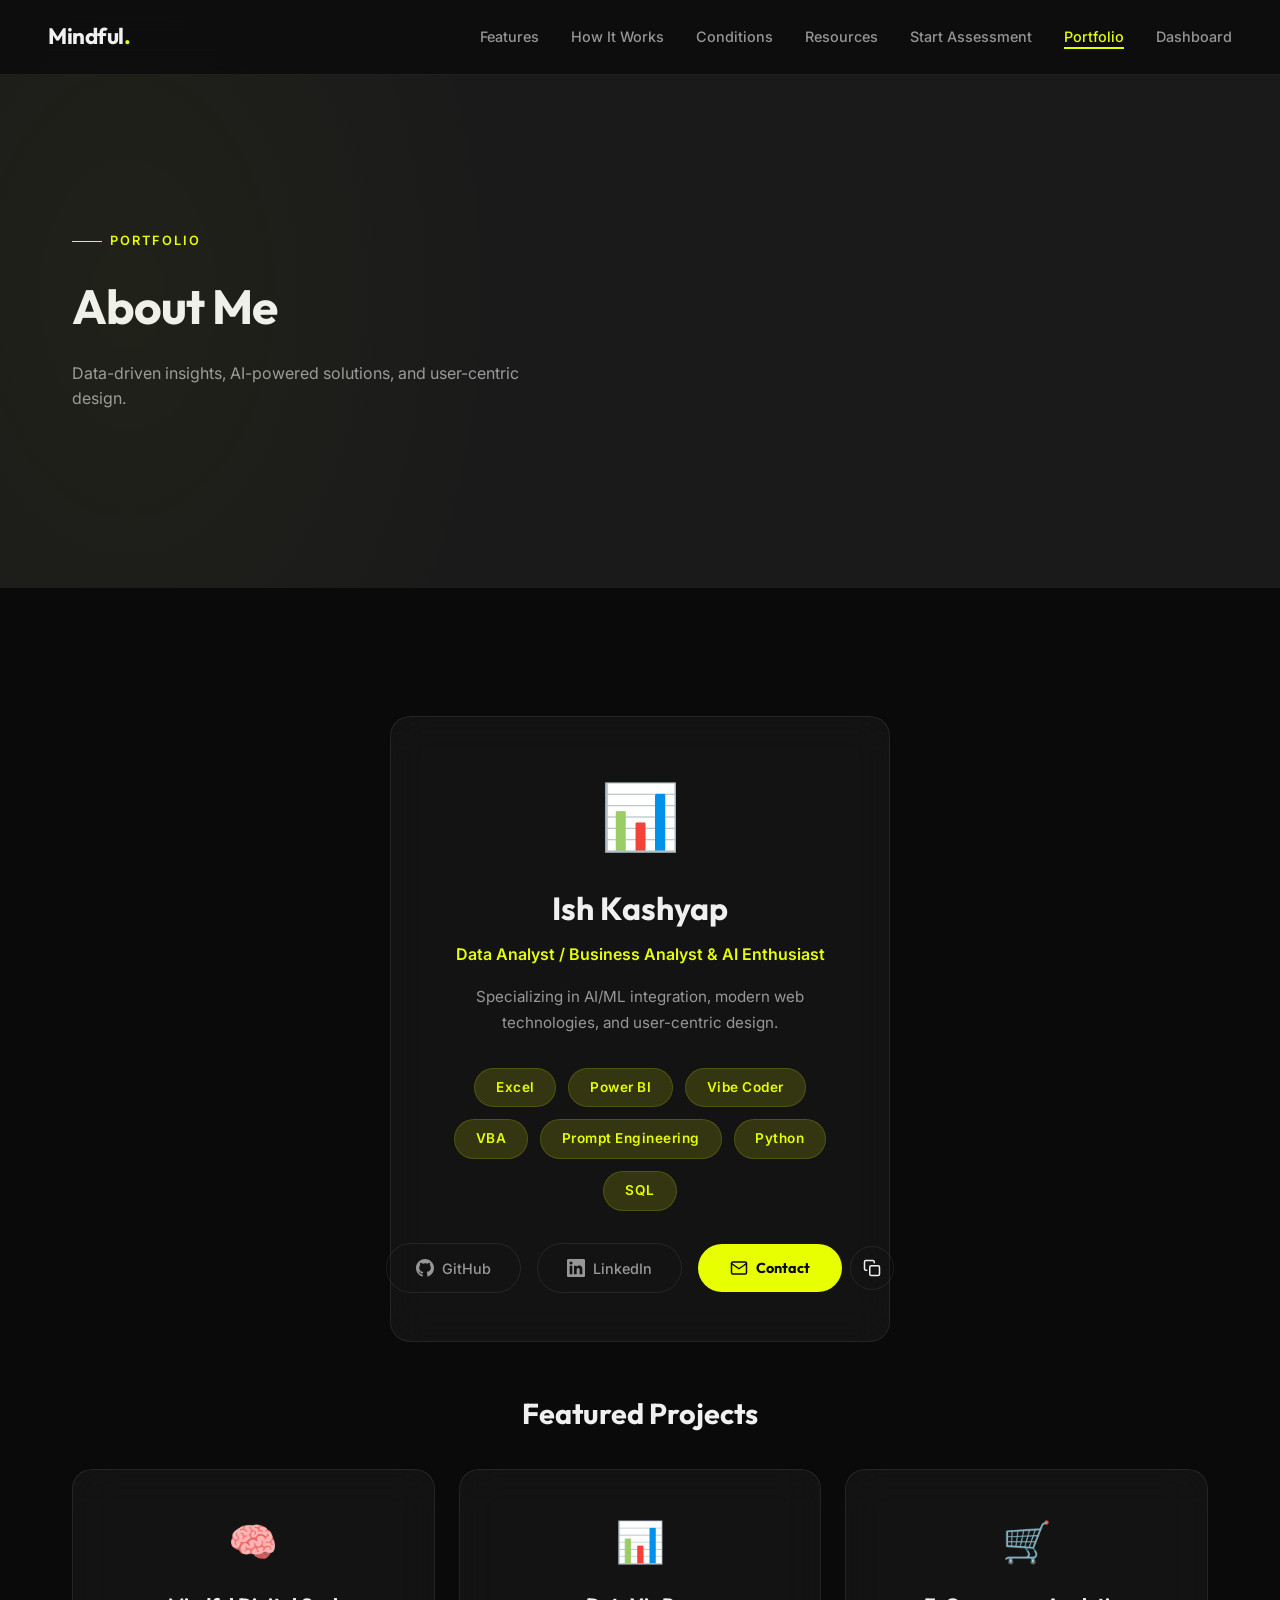
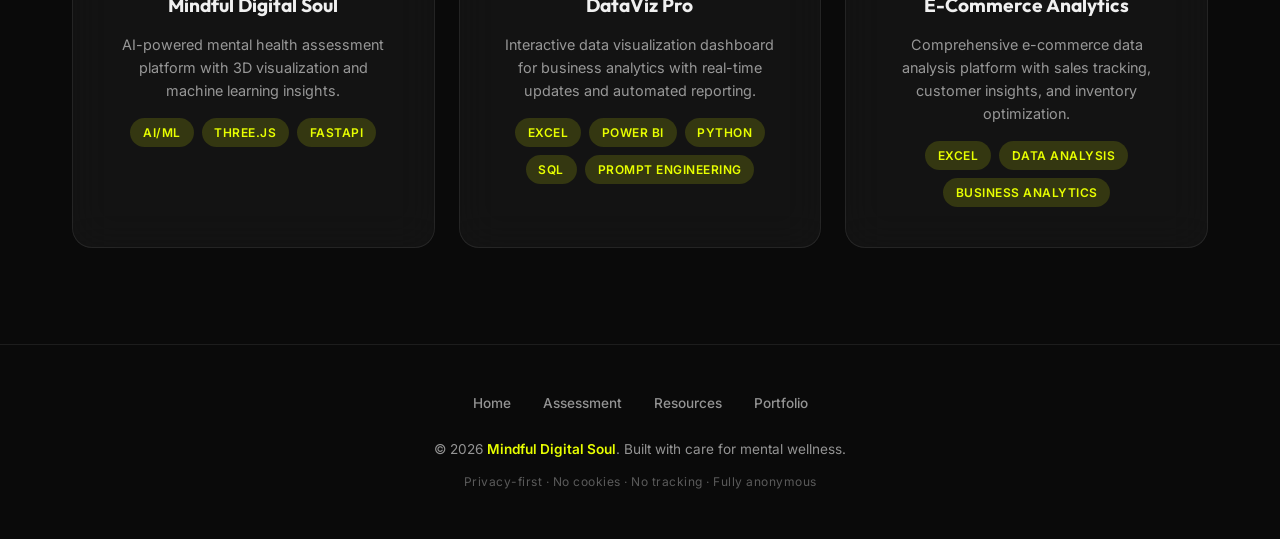
<file: portfolio.html>
<!DOCTYPE html>
<html lang="en">
<head>
    <meta charset="UTF-8">
    <meta name="viewport" content="width=device-width, initial-scale=1.0, maximum-scale=5.0">
    <meta http-equiv="X-UA-Compatible" content="IE=edge">

    <!-- ─── Primary SEO Meta Tags ─────────────────────────────────────────── -->
    <title>Ish Kashyap — Data Analyst, AI Enthusiast & Portfolio | Mindful Digital Soul</title>
    <meta name="description" content="Ish Kashyap — Data Analyst, Business Analyst & AI Enthusiast. Explore featured projects including AI-powered wellness platforms, data visualization dashboards, and e-commerce analytics.">
    <meta name="keywords" content="Ish Kashyap portfolio, data analyst, business analyst, AI enthusiast, machine learning projects, Python developer, Power BI, data visualization, AI mental health project">
    <meta name="author" content="Ish Kashyap">
    <meta name="robots" content="index, follow">
    <link rel="canonical" href="https://ishkashyap.github.io/mindful-digital-soul/portfolio.html">

    <!-- ─── Open Graph / Facebook ─────────────────────────────────────────── -->
    <meta property="og:type" content="profile">
    <meta property="og:url" content="https://ishkashyap.github.io/mindful-digital-soul/portfolio.html">
    <meta property="og:title" content="Ish Kashyap — Data Analyst & AI Enthusiast Portfolio">
    <meta property="og:description" content="Data-driven insights, AI-powered solutions, and user-centric design. Explore projects in AI/ML, data analytics, and modern web development.">
    <meta property="og:image" content="https://ishkashyap.github.io/mindful-digital-soul/favicon.png">
    <meta property="og:site_name" content="Mindful Digital Soul">
    <meta property="profile:first_name" content="Ish">
    <meta property="profile:last_name" content="Kashyap">

    <!-- ─── Twitter Card ──────────────────────────────────────────────────── -->
    <meta name="twitter:card" content="summary_large_image">
    <meta name="twitter:url" content="https://ishkashyap.github.io/mindful-digital-soul/portfolio.html">
    <meta name="twitter:title" content="Ish Kashyap — Data Analyst & AI Enthusiast">
    <meta name="twitter:description" content="Portfolio of Ish Kashyap. AI/ML integration, data analytics, and modern web development projects.">
    <meta name="twitter:image" content="https://ishkashyap.github.io/mindful-digital-soul/favicon.png">

    <!-- ─── Favicon & Theme ───────────────────────────────────────────────── -->
    <link rel="icon" type="image/png" href="favicon.png">
    <link rel="apple-touch-icon" href="favicon.png">
    <meta name="theme-color" content="#0a0a0a">
    <meta name="msapplication-TileColor" content="#0a0a0a">

    <!-- ─── Structured Data (JSON-LD) — Person ────────────────────────────── -->
    <script type="application/ld+json">
    {
        "@context": "https://schema.org",
        "@type": "Person",
        "name": "Ish Kashyap",
        "jobTitle": "Data Analyst / Business Analyst & AI Enthusiast",
        "url": "https://ishkashyap.github.io/mindful-digital-soul/portfolio.html",
        "sameAs": [
            "https://github.com/ishkashyap",
            "https://www.linkedin.com/in/ishkashyap"
        ],
        "knowsAbout": ["Data Analysis", "Business Analytics", "AI/ML", "Python", "Power BI", "SQL", "Prompt Engineering"]
    }
    </script>

    <!-- ─── Google Search Console Verification ────────────────────────────── -->
    <!-- <meta name="google-site-verification" content="YOUR_VERIFICATION_CODE_HERE"> -->

    <!-- ─── Google Analytics (uncomment and configure when ready) ──────── -->
    <!-- Privacy-first: No tracking IDs active.
    <script async src="https://www.googletagmanager.com/gtag/js?id=GA_MEASUREMENT_ID"></script>
    <script>
        window.dataLayer = window.dataLayer || [];
        function gtag(){dataLayer.push(arguments);}
        gtag('js', new Date());
        gtag('config', 'GA_MEASUREMENT_ID', { 'anonymize_ip': true });
    </script>
    -->

    <link rel="stylesheet" href="css/styles.css">
</head>
<body>

<!-- ─── Skip to Content (Accessibility) ──────────────────────────────── -->
<a href="#portfolio" class="skip-link" id="skip-link">Skip to main content</a>

<!-- ─── Navigation ──────────────────────────────────────────────────────── -->
<nav class="navbar" id="navbar">
    <a href="index.html" class="nav-brand">Mindful<span>.</span></a>
    <button class="nav-hamburger" id="nav-hamburger" aria-label="Toggle navigation" aria-expanded="false">
        <span></span>
        <span></span>
        <span></span>
    </button>
    <ul class="nav-links">
        <li><a href="index.html#start-assessment">Features</a></li>
        <li><a href="index.html#how-it-works">How It Works</a></li>
        <li><a href="index.html#conditions">Conditions</a></li>
        <li><a href="resources.html">Resources</a></li>
        <li><a href="assessment.html">Start Assessment</a></li>
        <li><a href="portfolio.html" class="active-link">Portfolio</a></li>
        <li><a href="assessment.html#dashboard-section">Dashboard</a></li>
    </ul>
</nav>

<main id="main-content">
<!-- ─── Page Header ─────────────────────────────────────────────────────── -->
<section class="page-header">
    <div class="section">
        <div class="section-label">
            <span class="line"></span>
            Portfolio
        </div>
        <h1 class="section-title">About Me</h1>
        <p class="section-subtitle">Data-driven insights, AI-powered solutions, and user-centric design.</p>
    </div>
</section>

<!-- ─── Portfolio Section ─────────────────────────────────────────────── -->
<section class="portfolio-section" id="portfolio">
    <div class="section">
        <div class="portfolio-content">
            <div class="glass-card portfolio-profile">
                <div class="profile-avatar">📊</div>
                <h3>Ish Kashyap</h3>
                <p class="profile-title">Data Analyst / Business Analyst &amp; AI Enthusiast</p>
                <p class="profile-bio">Specializing in AI/ML integration, modern web technologies, and user-centric design.</p>

                <!-- Skill Tags -->
                <div class="skills-section">
                    <div class="skills-grid">
                        <span class="skill-tag">Excel</span>
                        <span class="skill-tag">Power BI</span>
                        <span class="skill-tag">Vibe Coder</span>
                        <span class="skill-tag">VBA</span>
                        <span class="skill-tag">Prompt Engineering</span>
                        <span class="skill-tag">Python</span>
                        <span class="skill-tag">SQL</span>
                    </div>
                </div>

                <!-- Contact Links -->
                <div class="profile-links">
                    <a href="https://github.com/ishkashyap/business-analyst-portfolio/tree/main" target="_blank" rel="noopener noreferrer" class="btn-secondary contact-link">
                        <svg viewBox="0 0 24 24" fill="currentColor"><path d="M12 0C5.374 0 0 5.373 0 12c0 5.302 3.438 9.8 8.207 11.387.599.111.793-.261.793-.577v-2.234c-3.338.726-4.033-1.416-4.033-1.416-.546-1.387-1.333-1.756-1.333-1.756-1.089-.745.083-.729.083-.729 1.205.084 1.839 1.237 1.839 1.237 1.07 1.834 2.807 1.304 3.492.997.107-.775.418-1.305.762-1.604-2.665-.305-5.467-1.334-5.467-5.931 0-1.311.469-2.381 1.236-3.221-.124-.303-.535-1.524.117-3.176 0 0 1.008-.322 3.301 1.23A11.509 11.509 0 0112 5.803c1.02.005 2.047.138 3.006.404 2.291-1.552 3.297-1.23 3.297-1.23.653 1.653.242 2.874.118 3.176.77.84 1.235 1.911 1.235 3.221 0 4.609-2.807 5.624-5.479 5.921.43.372.823 1.102.823 2.222v3.293c0 .319.192.694.801.576C20.566 21.797 24 17.3 24 12c0-6.627-5.373-12-12-12z"/></svg>
                        GitHub
                    </a>
                    <a href="https://www.linkedin.com/in/ishkashyap" target="_blank" rel="noopener noreferrer" class="btn-secondary contact-link">
                        <svg viewBox="0 0 24 24" fill="currentColor"><path d="M20.447 20.452h-3.554v-5.569c0-1.328-.027-3.037-1.852-3.037-1.853 0-2.136 1.445-2.136 2.939v5.667H9.351V9h3.414v1.561h.046c.477-.9 1.637-1.85 3.37-1.85 3.601 0 4.267 2.37 4.267 5.455v6.286zM5.337 7.433a2.062 2.062 0 01-2.063-2.065 2.064 2.064 0 112.063 2.065zm1.782 13.019H3.555V9h3.564v11.452zM22.225 0H1.771C.792 0 0 .774 0 1.729v20.542C0 23.227.792 24 1.771 24h20.451C23.2 24 24 23.227 24 22.271V1.729C24 .774 23.2 0 22.222 0h.003z"/></svg>
                        LinkedIn
                    </a>
                    <div style="position: relative; display: inline-flex; align-items: center; gap: 0.5rem;">
                        <a href="mailto:ishkashyap3@gmail.com" class="btn-primary contact-link">
                            <svg viewBox="0 0 24 24" fill="none" stroke="currentColor" stroke-width="2" stroke-linecap="round" stroke-linejoin="round"><path d="M4 4h16c1.1 0 2 .9 2 2v12c0 1.1-.9 2-2 2H4c-1.1 0-2-.9-2-2V6c0-1.1.9-2 2-2z"/><polyline points="22,6 12,13 2,6"/></svg>
                            Contact
                        </a>
                        <button id="copyEmailBtn" aria-label="Copy Email" style="background: transparent; border: 1px solid var(--glass-border); color: var(--white); border-radius: 50%; width: 44px; height: 44px; display: flex; align-items: center; justify-content: center; cursor: pointer; transition: all 0.3s ease;">
                            <svg width="18" height="18" viewBox="0 0 24 24" fill="none" stroke="currentColor" stroke-width="2" stroke-linecap="round" stroke-linejoin="round"><rect x="9" y="9" width="13" height="13" rx="2" ry="2"/><path d="M5 15H4a2 2 0 0 1-2-2V4a2 2 0 0 1 2-2h9a2 2 0 0 1 2 2v1"/></svg>
                        </button>
                        <div id="copyTooltip" style="position: absolute; top: -35px; right: 0; background: var(--yellow); color: var(--black); font-size: 0.75rem; font-weight: 700; padding: 4px 8px; border-radius: 4px; opacity: 0; pointer-events: none; transition: opacity 0.3s ease; transform: translateX(20%); box-shadow: 0 4px 10px rgba(0,0,0,0.5);">Copied!</div>
                    </div>
                </div>
            </div>

            <div class="portfolio-projects">
                <h3>Featured Projects</h3>
                <div class="projects-grid">
                    <div class="glass-card project-card reveal-hidden">
                        <div class="project-icon">🧠</div>
                        <h4>Mindful Digital Soul</h4>
                        <p>AI-powered mental health assessment platform with 3D visualization and machine learning insights.</p>
                        <div class="project-tags">
                            <span class="tag">AI/ML</span>
                            <span class="tag">Three.js</span>
                            <span class="tag">FastAPI</span>
                        </div>
                    </div>

                    <div class="glass-card project-card reveal-hidden">
                        <div class="project-icon">📊</div>
                        <h4>DataViz Pro</h4>
                        <p>Interactive data visualization dashboard for business analytics with real-time updates and automated reporting.</p>
                        <div class="project-tags">
                            <span class="tag">Excel</span>
                            <span class="tag">Power BI</span>
                            <span class="tag">Python</span>
                            <span class="tag">SQL</span>
                            <span class="tag">Prompt Engineering</span>
                        </div>
                    </div>

                    <div class="glass-card project-card reveal-hidden">
                        <div class="project-icon">🛒</div>
                        <h4>E-Commerce Analytics</h4>
                        <p>Comprehensive e-commerce data analysis platform with sales tracking, customer insights, and inventory optimization.</p>
                        <div class="project-tags">
                            <span class="tag">Excel</span>
                            <span class="tag">Data Analysis</span>
                            <span class="tag">Business Analytics</span>
                        </div>
                    </div>
                </div>
            </div>
        </div>
    </div>
</section>

</main>

<!-- ─── Footer ──────────────────────────────────────────────────────────── -->
<footer class="footer" role="contentinfo">
    <nav class="footer-nav" aria-label="Footer navigation">
        <a href="index.html">Home</a>
        <a href="assessment.html">Assessment</a>
        <a href="resources.html">Resources</a>
        <a href="portfolio.html">Portfolio</a>
    </nav>
    <p>&copy; 2026 <span>Mindful Digital Soul</span>. Built with care for mental wellness.</p>
    <p class="footer-privacy">Privacy-first · No cookies · No tracking · Fully anonymous</p>
</footer>

<!-- ─── Scripts ─────────────────────────────────────────────────────────── -->
<script src="js/config.js"></script>
<script src="js/nav.js"></script>
<script src="js/reveal.js"></script>
<script>
    // Copy Email logic
    const copyEmailBtn = document.getElementById('copyEmailBtn');
    const copyTooltip = document.getElementById('copyTooltip');
    
    if (copyEmailBtn && copyTooltip) {
        copyEmailBtn.addEventListener('click', () => {
            navigator.clipboard.writeText('ishkashyap3@gmail.com').then(() => {
                copyTooltip.style.opacity = '1';
                setTimeout(() => {
                    copyTooltip.style.opacity = '0';
                }, 2000);
            }).catch(err => {
                console.error('Failed to copy email: ', err);
            });
        });
        
        copyEmailBtn.addEventListener('mouseenter', () => {
            copyEmailBtn.style.borderColor = 'var(--yellow)';
            copyEmailBtn.style.color = 'var(--yellow)';
        });
        
        copyEmailBtn.addEventListener('mouseleave', () => {
            copyEmailBtn.style.borderColor = 'var(--glass-border)';
            copyEmailBtn.style.color = 'var(--white)';
        });
    }
</script>

</body>
</html>
</file>
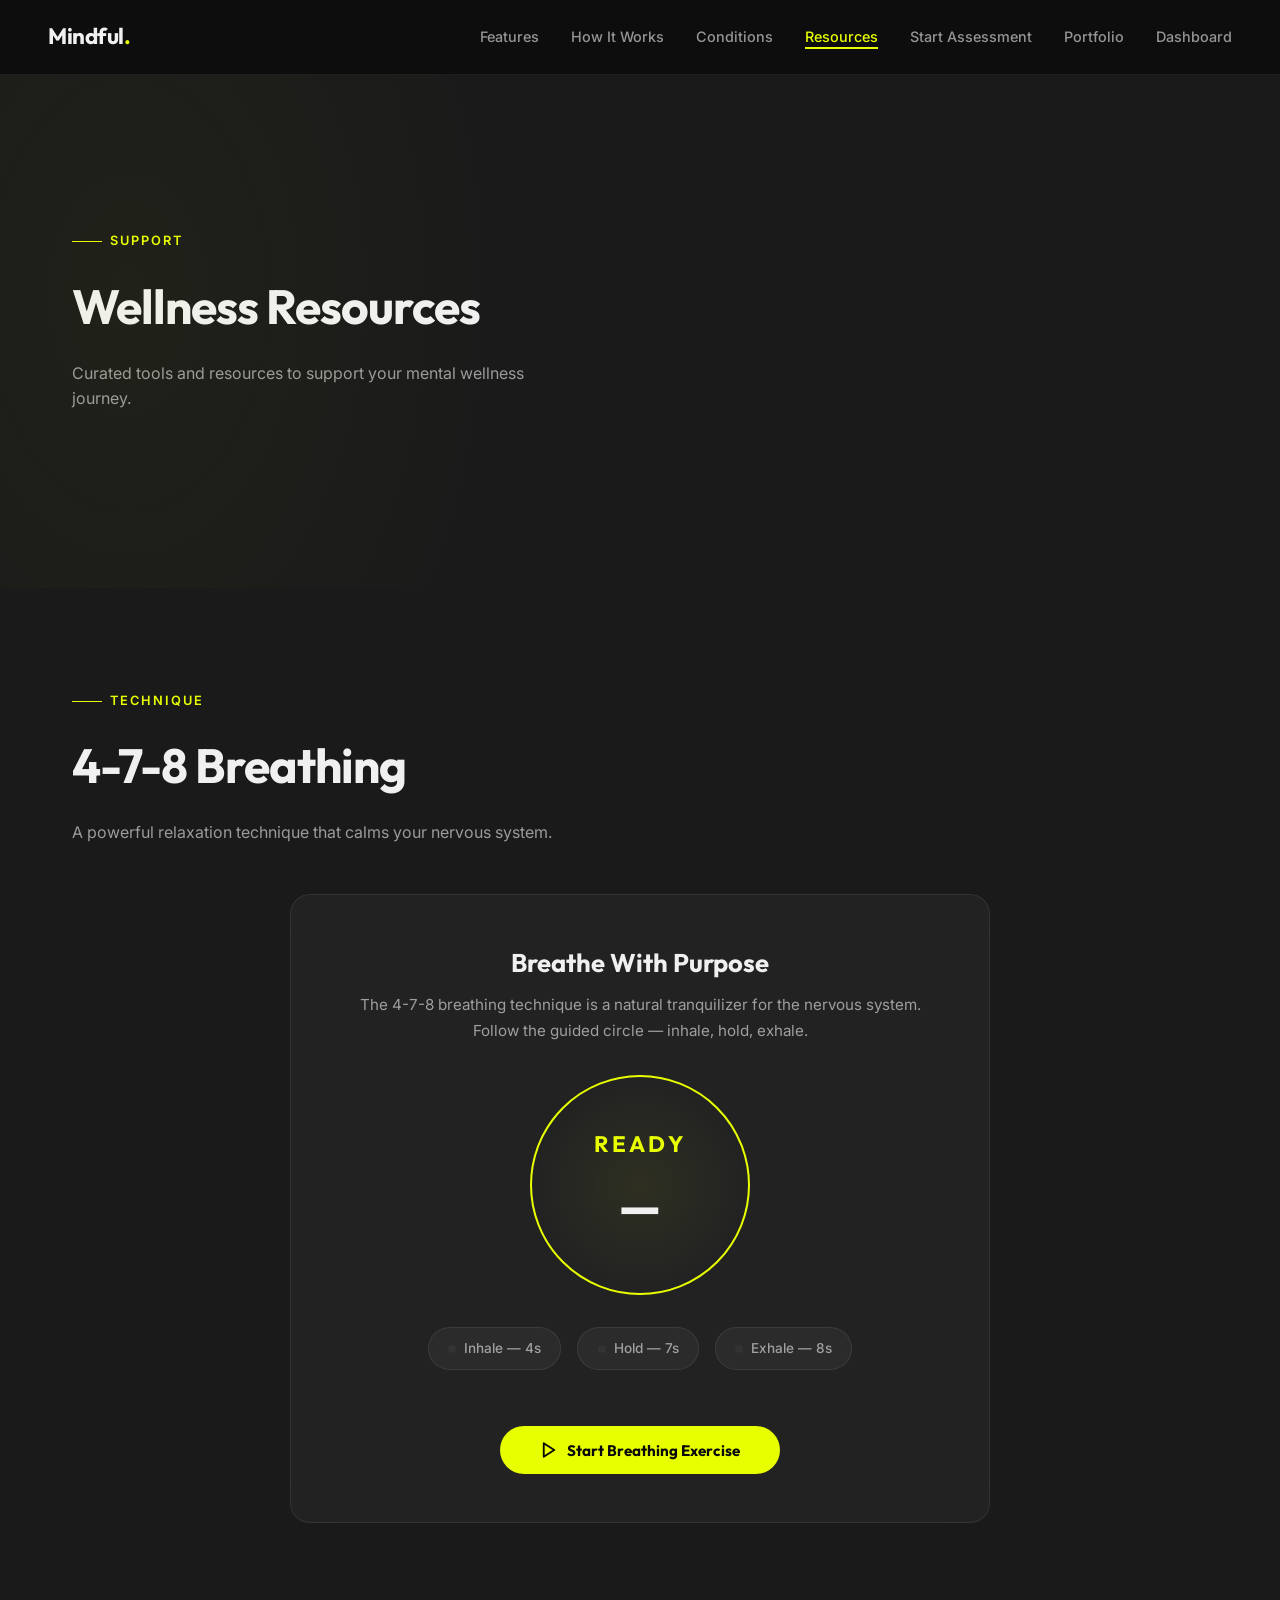
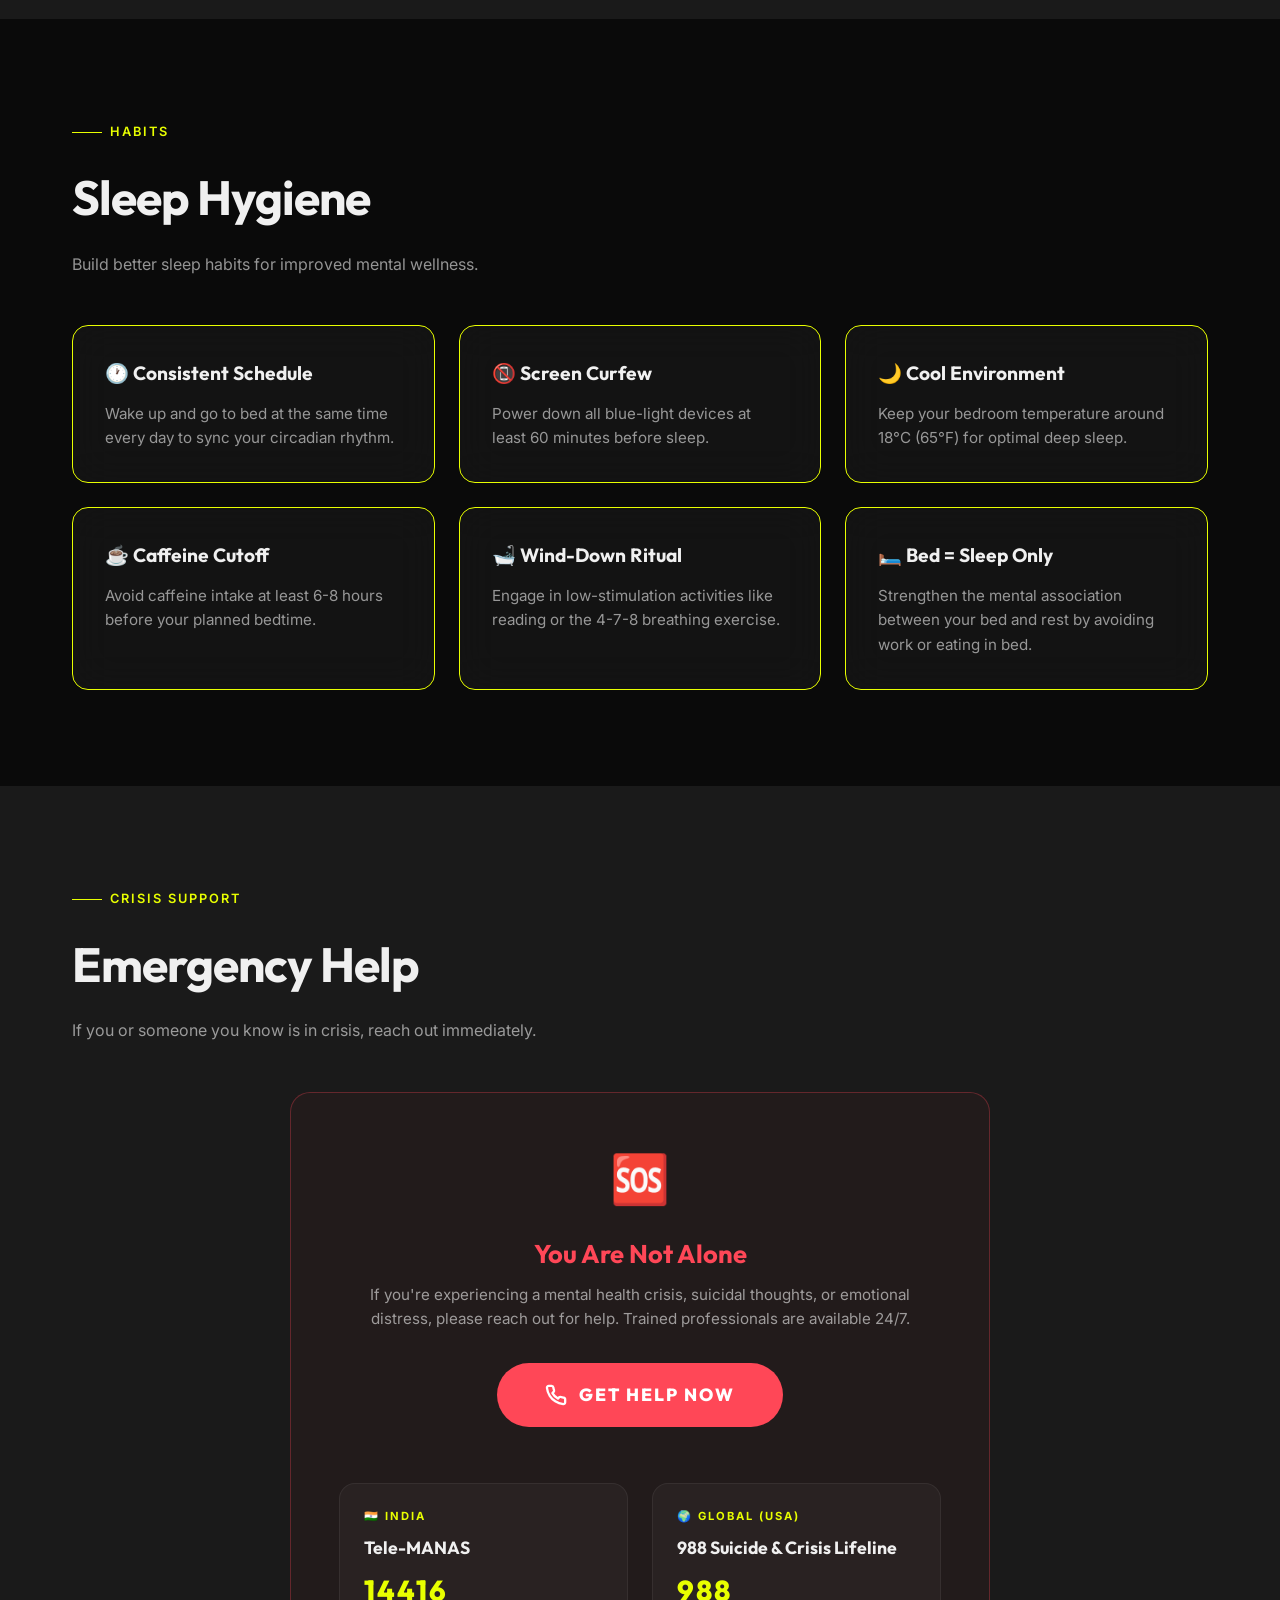
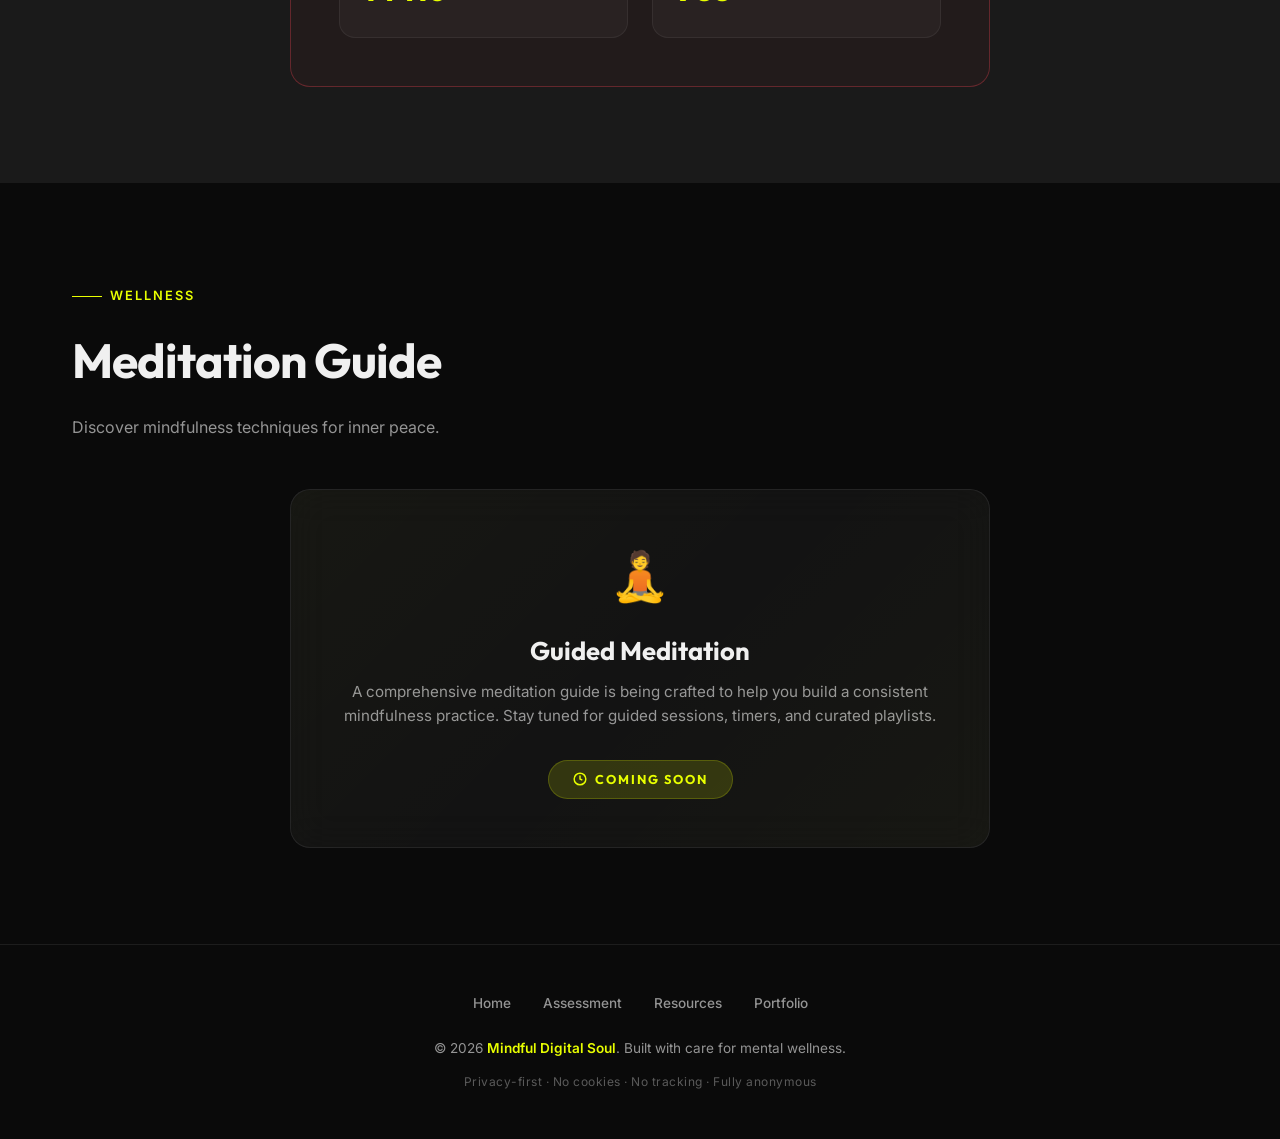
<file: resources.html>
<!DOCTYPE html>
<html lang="en">
<head>
    <meta charset="UTF-8">
    <meta name="viewport" content="width=device-width, initial-scale=1.0, maximum-scale=5.0">
    <meta http-equiv="X-UA-Compatible" content="IE=edge">

    <!-- ─── Primary SEO Meta Tags ─────────────────────────────────────────── -->
    <title>Mental Health Resources — Breathing Exercises, Sleep Tips & Crisis Support | Mindful Digital Soul</title>
    <meta name="description" content="Access curated mental health resources: guided 4-7-8 breathing exercises, sleep hygiene tips, meditation guides, and emergency crisis helplines. Free, anonymous, and privacy-first wellness tools.">
    <meta name="keywords" content="mental health resources, breathing exercises, 4-7-8 breathing technique, sleep hygiene tips, crisis helplines, meditation guide, student wellness resources, mental health support, wellness tools">
    <meta name="author" content="Ish Kashyap">
    <meta name="robots" content="index, follow">
    <link rel="canonical" href="https://ishkashyap.github.io/mindful-digital-soul/resources.html">

    <!-- ─── Open Graph / Facebook ─────────────────────────────────────────── -->
    <meta property="og:type" content="website">
    <meta property="og:url" content="https://ishkashyap.github.io/mindful-digital-soul/resources.html">
    <meta property="og:title" content="Mental Health Resources — Mindful Digital Soul">
    <meta property="og:description" content="Breathing exercises, sleep tips, meditation guides, and crisis helplines — free, anonymous mental health support tools.">
    <meta property="og:image" content="https://ishkashyap.github.io/mindful-digital-soul/favicon.png">
    <meta property="og:site_name" content="Mindful Digital Soul">

    <!-- ─── Twitter Card ──────────────────────────────────────────────────── -->
    <meta name="twitter:card" content="summary_large_image">
    <meta name="twitter:url" content="https://ishkashyap.github.io/mindful-digital-soul/resources.html">
    <meta name="twitter:title" content="Mental Health Resources — Mindful Digital Soul">
    <meta name="twitter:description" content="Curated wellness tools: breathing exercises, sleep hygiene, meditation, and 24/7 crisis support. Free and anonymous.">
    <meta name="twitter:image" content="https://ishkashyap.github.io/mindful-digital-soul/favicon.png">

    <!-- ─── Favicon & Theme ───────────────────────────────────────────────── -->
    <link rel="icon" type="image/png" href="favicon.png">
    <link rel="apple-touch-icon" href="favicon.png">
    <meta name="theme-color" content="#0a0a0a">
    <meta name="msapplication-TileColor" content="#0a0a0a">

    <!-- ─── Google Search Console Verification ────────────────────────────── -->
    <!-- <meta name="google-site-verification" content="YOUR_VERIFICATION_CODE_HERE"> -->

    <!-- ─── Google Analytics (uncomment and configure when ready) ──────── -->
    <!-- Privacy-first: No tracking IDs active.
    <script async src="https://www.googletagmanager.com/gtag/js?id=GA_MEASUREMENT_ID"></script>
    <script>
        window.dataLayer = window.dataLayer || [];
        function gtag(){dataLayer.push(arguments);}
        gtag('js', new Date());
        gtag('config', 'GA_MEASUREMENT_ID', { 'anonymize_ip': true });
    </script>
    -->

    <link rel="stylesheet" href="css/styles.css">
</head>
<body>

<!-- ─── Skip to Content (Accessibility) ──────────────────────────────── -->
<a href="#breathing" class="skip-link" id="skip-link">Skip to main content</a>

<!-- ─── Navigation ──────────────────────────────────────────────────────── -->
<nav class="navbar" id="navbar">
    <a href="index.html" class="nav-brand">Mindful<span>.</span></a>
    <button class="nav-hamburger" id="nav-hamburger" aria-label="Toggle navigation" aria-expanded="false">
        <span></span>
        <span></span>
        <span></span>
    </button>
    <ul class="nav-links">
        <li><a href="index.html#start-assessment">Features</a></li>
        <li><a href="index.html#how-it-works">How It Works</a></li>
        <li><a href="index.html#conditions">Conditions</a></li>
        <li><a href="resources.html" class="active-link">Resources</a></li>
        <li><a href="assessment.html">Start Assessment</a></li>
        <li><a href="portfolio.html">Portfolio</a></li>
        <li><a href="assessment.html#dashboard-section">Dashboard</a></li>
    </ul>
</nav>

<main id="main-content">
<!-- ─── Page Header ─────────────────────────────────────────────────────── -->
<section class="page-header">
    <div class="section">
        <div class="section-label">
            <span class="line"></span>
            Support
        </div>
        <h1 class="section-title">Wellness Resources</h1>
        <p class="section-subtitle">Curated tools and resources to support your mental wellness journey.</p>
    </div>
</section>

<!-- ─── 4-7-8 Breathing Guide ───────────────────────────────────────────── -->
<section class="breathing-section" id="breathing">
    <div class="section">
        <div class="section-label">
            <span class="line"></span>
            Technique
        </div>
        <h2 class="section-title">4-7-8 Breathing</h2>
        <p class="section-subtitle">A powerful relaxation technique that calms your nervous system.</p>

        <div class="glass-card breathing-card">
            <h3>Breathe With Purpose</h3>
            <p>The 4-7-8 breathing technique is a natural tranquilizer for the nervous system. Follow the guided circle — inhale, hold, exhale.</p>

            <div class="breathing-visual">
                <!-- Animated Circle -->
                <div class="breath-circle-wrapper">
                    <div class="breath-circle" id="breath-circle">
                        <div class="breath-ring-track">
                            <svg viewBox="0 0 228 228">
                                <circle cx="114" cy="114" r="110" id="breath-ring-progress"/>
                            </svg>
                        </div>
                        <div style="text-align:center;">
                            <div class="breath-phase-text" id="breath-phase">Ready</div>
                            <div class="breath-timer" id="breath-timer">—</div>
                        </div>
                    </div>
                </div>

                <!-- Step Indicators -->
                <div class="breathing-steps">
                    <div class="breath-step-indicator" id="step-inhale">
                        <span class="step-dot"></span>
                        Inhale — 4s
                    </div>
                    <div class="breath-step-indicator" id="step-hold">
                        <span class="step-dot"></span>
                        Hold — 7s
                    </div>
                    <div class="breath-step-indicator" id="step-exhale">
                        <span class="step-dot"></span>
                        Exhale — 8s
                    </div>
                </div>

                <button class="btn-breathing" id="btn-start-breathing">
                    <svg width="18" height="18" viewBox="0 0 24 24" fill="none" stroke="currentColor" stroke-width="2.5" stroke-linecap="round" stroke-linejoin="round"><polygon points="5 3 19 12 5 21 5 3"/></svg>
                    Start Breathing Exercise
                </button>
            </div>
        </div>
    </div>
</section>

<!-- ─── Sleep Hygiene ───────────────────────────────────────────────────── -->
<section class="sleep-section" id="sleep-hygiene">
    <div class="section">
        <div class="section-label">
            <span class="line"></span>
            Habits
        </div>
        <h2 class="section-title">Sleep Hygiene</h2>
        <p class="section-subtitle">Build better sleep habits for improved mental wellness.</p>

        <div class="sleep-grid">
            <div class="sleep-card-new reveal-hidden">
                <h4>🕐 Consistent Schedule</h4>
                <p>Wake up and go to bed at the same time every day to sync your circadian rhythm.</p>
            </div>
            <div class="sleep-card-new reveal-hidden">
                <h4>📵 Screen Curfew</h4>
                <p>Power down all blue-light devices at least 60 minutes before sleep.</p>
            </div>
            <div class="sleep-card-new reveal-hidden">
                <h4>🌙 Cool Environment</h4>
                <p>Keep your bedroom temperature around 18°C (65°F) for optimal deep sleep.</p>
            </div>
            <div class="sleep-card-new reveal-hidden">
                <h4>☕ Caffeine Cutoff</h4>
                <p>Avoid caffeine intake at least 6-8 hours before your planned bedtime.</p>
            </div>
            <div class="sleep-card-new reveal-hidden">
                <h4>🛁 Wind-Down Ritual</h4>
                <p>Engage in low-stimulation activities like reading or the 4-7-8 breathing exercise.</p>
            </div>
            <div class="sleep-card-new reveal-hidden">
                <h4>🛏️ Bed = Sleep Only</h4>
                <p>Strengthen the mental association between your bed and rest by avoiding work or eating in bed.</p>
            </div>
        </div>
    </div>
</section>

<!-- ─── Emergency Help ──────────────────────────────────────────────────── -->
<section class="emergency-section" id="emergency-help">
    <div class="section">
        <div class="section-label">
            <span class="line"></span>
            Crisis Support
        </div>
        <h2 class="section-title">Emergency Help</h2>
        <p class="section-subtitle">If you or someone you know is in crisis, reach out immediately.</p>

        <div class="glass-card emergency-card">
            <div class="emergency-icon">🆘</div>
            <h3>You Are Not Alone</h3>
            <p>If you're experiencing a mental health crisis, suicidal thoughts, or emotional distress, please reach out for help. Trained professionals are available 24/7.</p>

            <a href="tel:14416" class="btn-emergency" id="btn-get-help">
                <svg width="22" height="22" viewBox="0 0 24 24" fill="none" stroke="currentColor" stroke-width="2.5" stroke-linecap="round" stroke-linejoin="round"><path d="M22 16.92v3a2 2 0 01-2.18 2 19.79 19.79 0 01-8.63-3.07 19.5 19.5 0 01-6-6 19.79 19.79 0 01-3.07-8.67A2 2 0 014.11 2h3a2 2 0 012 1.72c.127.96.361 1.903.7 2.81a2 2 0 01-.45 2.11L8.09 9.91a16 16 0 006 6l1.27-1.27a2 2 0 012.11-.45c.907.339 1.85.573 2.81.7A2 2 0 0122 16.92z"/></svg>
                GET HELP NOW
            </a>

            <div class="helpline-grid">
                <div class="helpline-card">
                    <div class="helpline-region">🇮🇳 India</div>
                    <div class="helpline-name">Tele-MANAS</div>
                    <div class="helpline-number"><a href="tel:14416">14416</a></div>
                </div>
                <div class="helpline-card">
                    <div class="helpline-region">🌍 Global (USA)</div>
                    <div class="helpline-name">988 Suicide &amp; Crisis Lifeline</div>
                    <div class="helpline-number"><a href="tel:988">988</a></div>
                </div>
            </div>
        </div>
    </div>
</section>

<!-- ─── Meditation Guide ────────────────────────────────────────────────── -->
<section class="meditation-section" id="meditation">
    <div class="section">
        <div class="section-label">
            <span class="line"></span>
            Wellness
        </div>
        <h2 class="section-title">Meditation Guide</h2>
        <p class="section-subtitle">Discover mindfulness techniques for inner peace.</p>

        <div class="glass-card meditation-card">
            <div class="meditation-icon">🧘</div>
            <h3>Guided Meditation</h3>
            <p>A comprehensive meditation guide is being crafted to help you build a consistent mindfulness practice. Stay tuned for guided sessions, timers, and curated playlists.</p>
            <div class="coming-soon-badge">
                <svg width="14" height="14" viewBox="0 0 24 24" fill="none" stroke="currentColor" stroke-width="2.5"><circle cx="12" cy="12" r="10"/><polyline points="12 6 12 12 16 14"/></svg>
                Coming Soon
            </div>
        </div>
    </div>
</section>

</main>

<!-- ─── Footer ──────────────────────────────────────────────────────────── -->
<footer class="footer" role="contentinfo">
    <nav class="footer-nav" aria-label="Footer navigation">
        <a href="index.html">Home</a>
        <a href="assessment.html">Assessment</a>
        <a href="resources.html">Resources</a>
        <a href="portfolio.html">Portfolio</a>
    </nav>
    <p>&copy; 2026 <span>Mindful Digital Soul</span>. Built with care for mental wellness.</p>
    <p class="footer-privacy">Privacy-first · No cookies · No tracking · Fully anonymous</p>
</footer>

<!-- ─── Scripts ─────────────────────────────────────────────────────────── -->
<script src="js/config.js"></script>
<script src="js/nav.js"></script>
<script src="js/resources.js"></script>
<script src="js/reveal.js"></script>

</body>
</html>
</file>
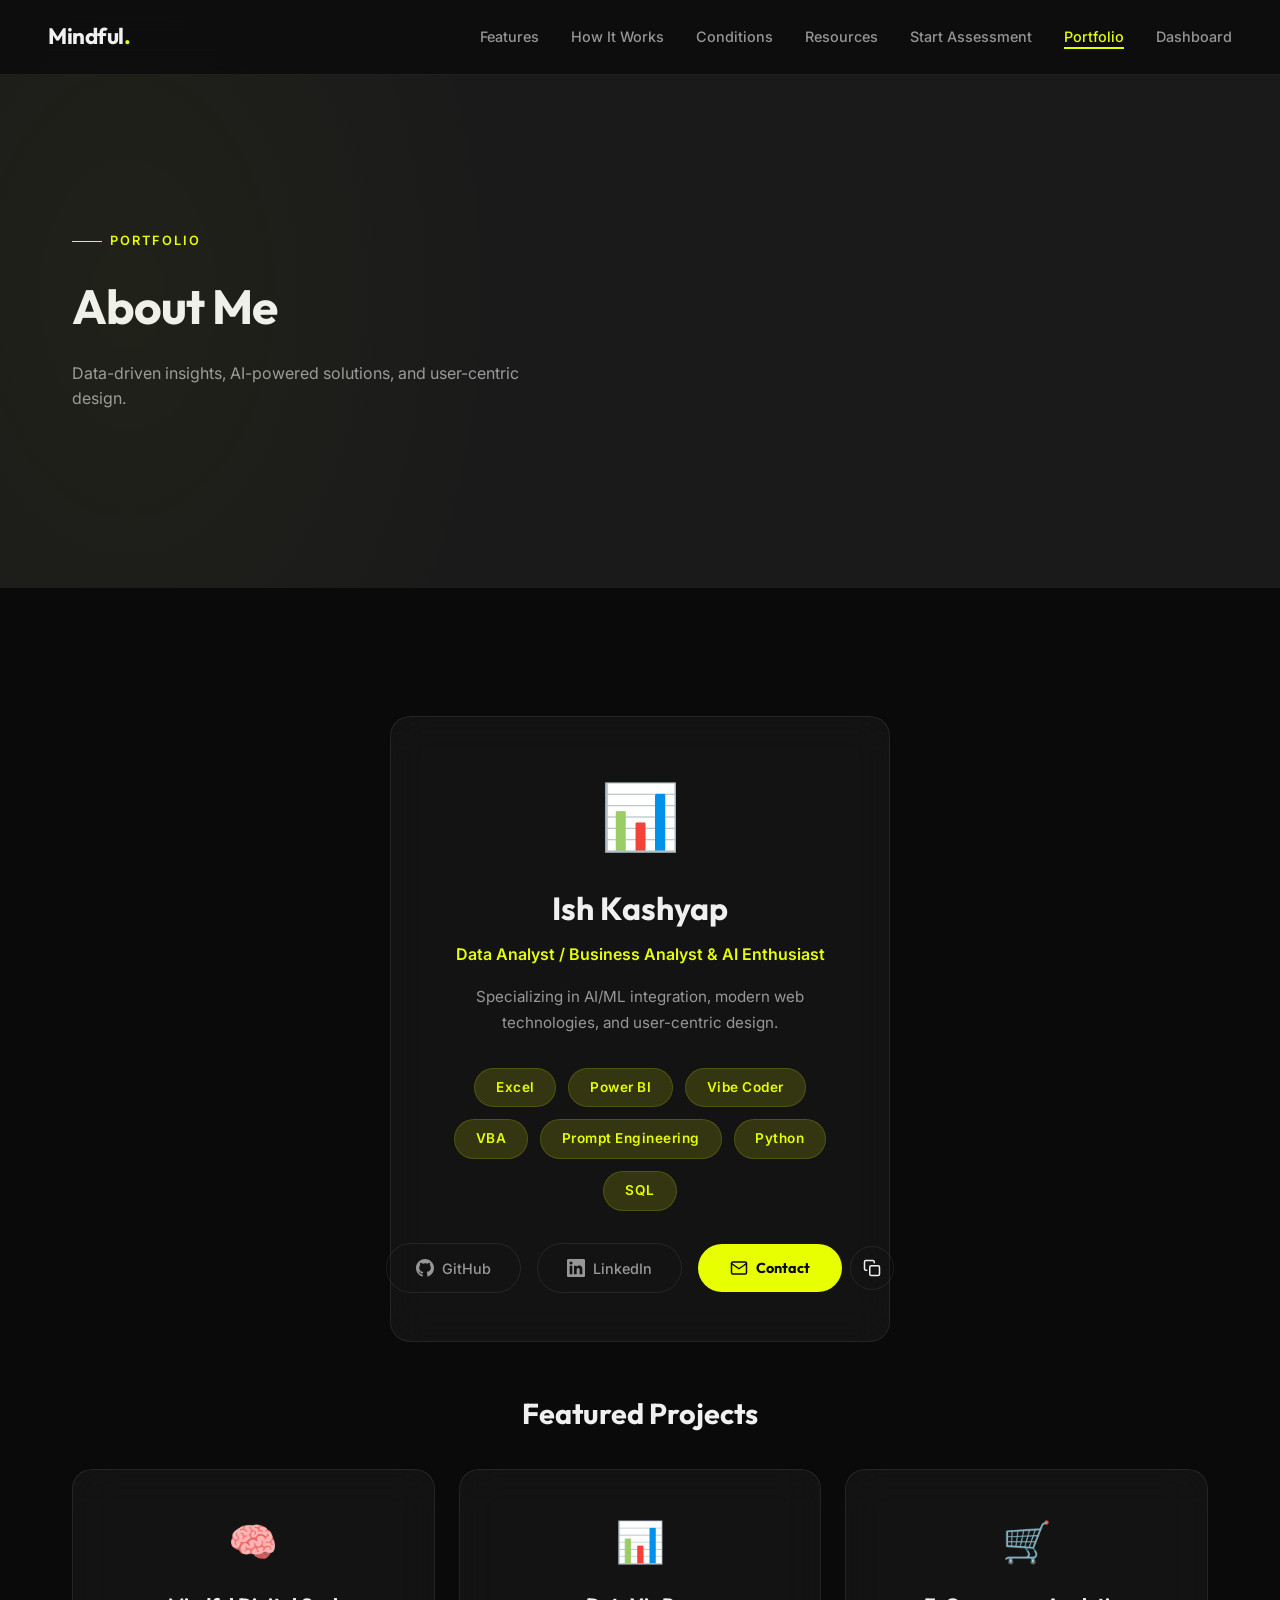
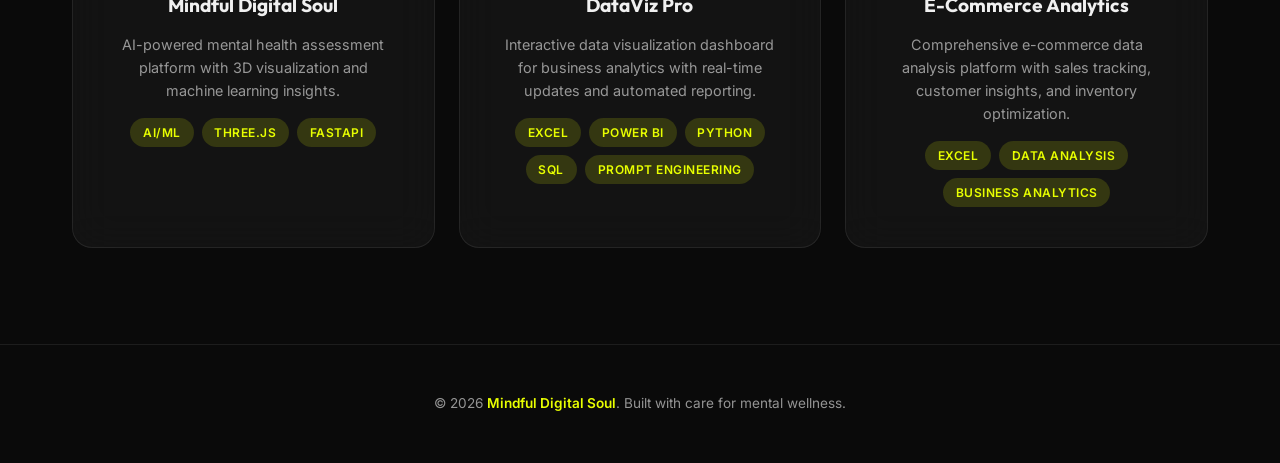
<file: frontend/portfolio.html>
<!DOCTYPE html>
<html lang="en">
<head>
    <meta charset="UTF-8">
    <meta name="viewport" content="width=device-width, initial-scale=1.0">
    <meta name="description" content="Ish Kashyap — Data Analyst, Business Analyst & AI Enthusiast. Specializing in AI/ML integration, modern web technologies, and user-centric design.">
    <title>Portfolio — Ish Kashyap | Data Analyst &amp; AI Enthusiast</title>
    <link rel="icon" type="image/png" href="favicon.png">
    <link rel="stylesheet" href="css/styles.css">
</head>
<body>

<!-- ─── Navigation ──────────────────────────────────────────────────────── -->
<nav class="navbar" id="navbar">
    <a href="index.html" class="nav-brand">Mindful<span>.</span></a>
    <button class="nav-hamburger" id="nav-hamburger" aria-label="Toggle navigation" aria-expanded="false">
        <span></span>
        <span></span>
        <span></span>
    </button>
    <ul class="nav-links">
        <li><a href="index.html#start-assessment">Features</a></li>
        <li><a href="index.html#how-it-works">How It Works</a></li>
        <li><a href="index.html#conditions">Conditions</a></li>
        <li><a href="resources.html">Resources</a></li>
        <li><a href="assessment.html">Start Assessment</a></li>
        <li><a href="portfolio.html" class="active-link">Portfolio</a></li>
        <li><a href="assessment.html#dashboard-section">Dashboard</a></li>
    </ul>
</nav>

<!-- ─── Page Header ─────────────────────────────────────────────────────── -->
<section class="page-header">
    <div class="section">
        <div class="section-label">
            <span class="line"></span>
            Portfolio
        </div>
        <h1 class="section-title">About Me</h1>
        <p class="section-subtitle">Data-driven insights, AI-powered solutions, and user-centric design.</p>
    </div>
</section>

<!-- ─── Portfolio Section ─────────────────────────────────────────────── -->
<section class="portfolio-section" id="portfolio">
    <div class="section">
        <div class="portfolio-content">
            <div class="glass-card portfolio-profile">
                <div class="profile-avatar">📊</div>
                <h3>Ish Kashyap</h3>
                <p class="profile-title">Data Analyst / Business Analyst &amp; AI Enthusiast</p>
                <p class="profile-bio">Specializing in AI/ML integration, modern web technologies, and user-centric design.</p>

                <!-- Skill Tags -->
                <div class="skills-section">
                    <div class="skills-grid">
                        <span class="skill-tag">Excel</span>
                        <span class="skill-tag">Power BI</span>
                        <span class="skill-tag">Vibe Coder</span>
                        <span class="skill-tag">VBA</span>
                        <span class="skill-tag">Prompt Engineering</span>
                        <span class="skill-tag">Python</span>
                        <span class="skill-tag">SQL</span>
                    </div>
                </div>

                <!-- Contact Links -->
                <div class="profile-links">
                    <a href="https://github.com/ishkashyap/business-analyst-portfolio/tree/main" target="_blank" rel="noopener noreferrer" class="btn-secondary contact-link">
                        <svg viewBox="0 0 24 24" fill="currentColor"><path d="M12 0C5.374 0 0 5.373 0 12c0 5.302 3.438 9.8 8.207 11.387.599.111.793-.261.793-.577v-2.234c-3.338.726-4.033-1.416-4.033-1.416-.546-1.387-1.333-1.756-1.333-1.756-1.089-.745.083-.729.083-.729 1.205.084 1.839 1.237 1.839 1.237 1.07 1.834 2.807 1.304 3.492.997.107-.775.418-1.305.762-1.604-2.665-.305-5.467-1.334-5.467-5.931 0-1.311.469-2.381 1.236-3.221-.124-.303-.535-1.524.117-3.176 0 0 1.008-.322 3.301 1.23A11.509 11.509 0 0112 5.803c1.02.005 2.047.138 3.006.404 2.291-1.552 3.297-1.23 3.297-1.23.653 1.653.242 2.874.118 3.176.77.84 1.235 1.911 1.235 3.221 0 4.609-2.807 5.624-5.479 5.921.43.372.823 1.102.823 2.222v3.293c0 .319.192.694.801.576C20.566 21.797 24 17.3 24 12c0-6.627-5.373-12-12-12z"/></svg>
                        GitHub
                    </a>
                    <a href="https://www.linkedin.com/in/ishkashyap" target="_blank" rel="noopener noreferrer" class="btn-secondary contact-link">
                        <svg viewBox="0 0 24 24" fill="currentColor"><path d="M20.447 20.452h-3.554v-5.569c0-1.328-.027-3.037-1.852-3.037-1.853 0-2.136 1.445-2.136 2.939v5.667H9.351V9h3.414v1.561h.046c.477-.9 1.637-1.85 3.37-1.85 3.601 0 4.267 2.37 4.267 5.455v6.286zM5.337 7.433a2.062 2.062 0 01-2.063-2.065 2.064 2.064 0 112.063 2.065zm1.782 13.019H3.555V9h3.564v11.452zM22.225 0H1.771C.792 0 0 .774 0 1.729v20.542C0 23.227.792 24 1.771 24h20.451C23.2 24 24 23.227 24 22.271V1.729C24 .774 23.2 0 22.222 0h.003z"/></svg>
                        LinkedIn
                    </a>
                    <div style="position: relative; display: inline-flex; align-items: center; gap: 0.5rem;">
                        <a href="mailto:ishkashyap3@gmail.com" class="btn-primary contact-link">
                            <svg viewBox="0 0 24 24" fill="none" stroke="currentColor" stroke-width="2" stroke-linecap="round" stroke-linejoin="round"><path d="M4 4h16c1.1 0 2 .9 2 2v12c0 1.1-.9 2-2 2H4c-1.1 0-2-.9-2-2V6c0-1.1.9-2 2-2z"/><polyline points="22,6 12,13 2,6"/></svg>
                            Contact
                        </a>
                        <button id="copyEmailBtn" aria-label="Copy Email" style="background: transparent; border: 1px solid var(--glass-border); color: var(--white); border-radius: 50%; width: 44px; height: 44px; display: flex; align-items: center; justify-content: center; cursor: pointer; transition: all 0.3s ease;">
                            <svg width="18" height="18" viewBox="0 0 24 24" fill="none" stroke="currentColor" stroke-width="2" stroke-linecap="round" stroke-linejoin="round"><rect x="9" y="9" width="13" height="13" rx="2" ry="2"/><path d="M5 15H4a2 2 0 0 1-2-2V4a2 2 0 0 1 2-2h9a2 2 0 0 1 2 2v1"/></svg>
                        </button>
                        <div id="copyTooltip" style="position: absolute; top: -35px; right: 0; background: var(--yellow); color: var(--black); font-size: 0.75rem; font-weight: 700; padding: 4px 8px; border-radius: 4px; opacity: 0; pointer-events: none; transition: opacity 0.3s ease; transform: translateX(20%); box-shadow: 0 4px 10px rgba(0,0,0,0.5);">Copied!</div>
                    </div>
                </div>
            </div>

            <div class="portfolio-projects">
                <h3>Featured Projects</h3>
                <div class="projects-grid">
                    <div class="glass-card project-card reveal-hidden">
                        <div class="project-icon">🧠</div>
                        <h4>Mindful Digital Soul</h4>
                        <p>AI-powered mental health assessment platform with 3D visualization and machine learning insights.</p>
                        <div class="project-tags">
                            <span class="tag">AI/ML</span>
                            <span class="tag">Three.js</span>
                            <span class="tag">FastAPI</span>
                        </div>
                    </div>

                    <div class="glass-card project-card reveal-hidden">
                        <div class="project-icon">📊</div>
                        <h4>DataViz Pro</h4>
                        <p>Interactive data visualization dashboard for business analytics with real-time updates and automated reporting.</p>
                        <div class="project-tags">
                            <span class="tag">Excel</span>
                            <span class="tag">Power BI</span>
                            <span class="tag">Python</span>
                            <span class="tag">SQL</span>
                            <span class="tag">Prompt Engineering</span>
                        </div>
                    </div>

                    <div class="glass-card project-card reveal-hidden">
                        <div class="project-icon">🛒</div>
                        <h4>E-Commerce Analytics</h4>
                        <p>Comprehensive e-commerce data analysis platform with sales tracking, customer insights, and inventory optimization.</p>
                        <div class="project-tags">
                            <span class="tag">Excel</span>
                            <span class="tag">Data Analysis</span>
                            <span class="tag">Business Analytics</span>
                        </div>
                    </div>
                </div>
            </div>
        </div>
    </div>
</section>

<!-- ─── Footer ──────────────────────────────────────────────────────────── -->
<footer class="footer">
    <p>&copy; 2026 <span>Mindful Digital Soul</span>. Built with care for mental wellness.</p>
</footer>

<!-- ─── Scripts ─────────────────────────────────────────────────────────── -->
<script src="js/config.js"></script>
<script src="js/nav.js"></script>
<script src="js/reveal.js"></script>
<script>
    // Copy Email logic
    const copyEmailBtn = document.getElementById('copyEmailBtn');
    const copyTooltip = document.getElementById('copyTooltip');
    
    if (copyEmailBtn && copyTooltip) {
        copyEmailBtn.addEventListener('click', () => {
            navigator.clipboard.writeText('ishkashyap3@gmail.com').then(() => {
                copyTooltip.style.opacity = '1';
                setTimeout(() => {
                    copyTooltip.style.opacity = '0';
                }, 2000);
            }).catch(err => {
                console.error('Failed to copy email: ', err);
            });
        });
        
        copyEmailBtn.addEventListener('mouseenter', () => {
            copyEmailBtn.style.borderColor = 'var(--yellow)';
            copyEmailBtn.style.color = 'var(--yellow)';
        });
        
        copyEmailBtn.addEventListener('mouseleave', () => {
            copyEmailBtn.style.borderColor = 'var(--glass-border)';
            copyEmailBtn.style.color = 'var(--white)';
        });
    }
</script>

</body>
</html>
</file>
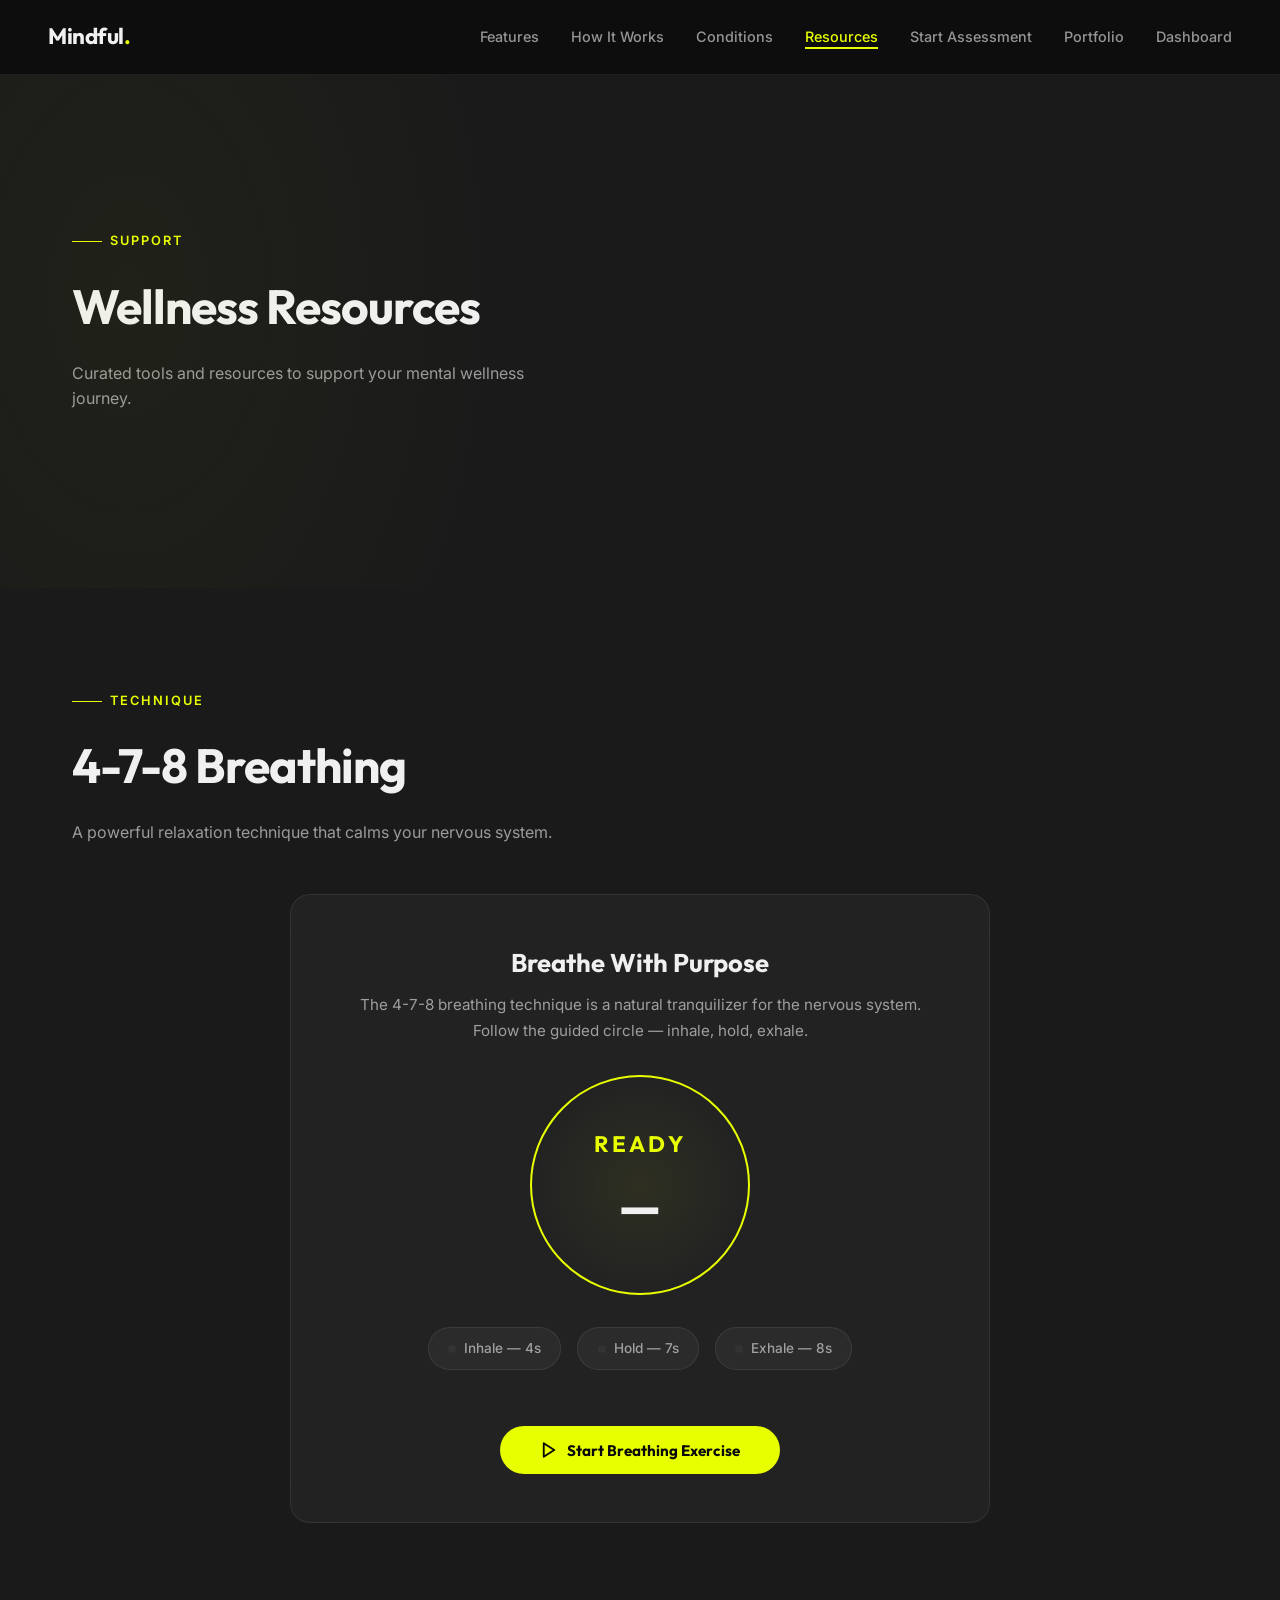
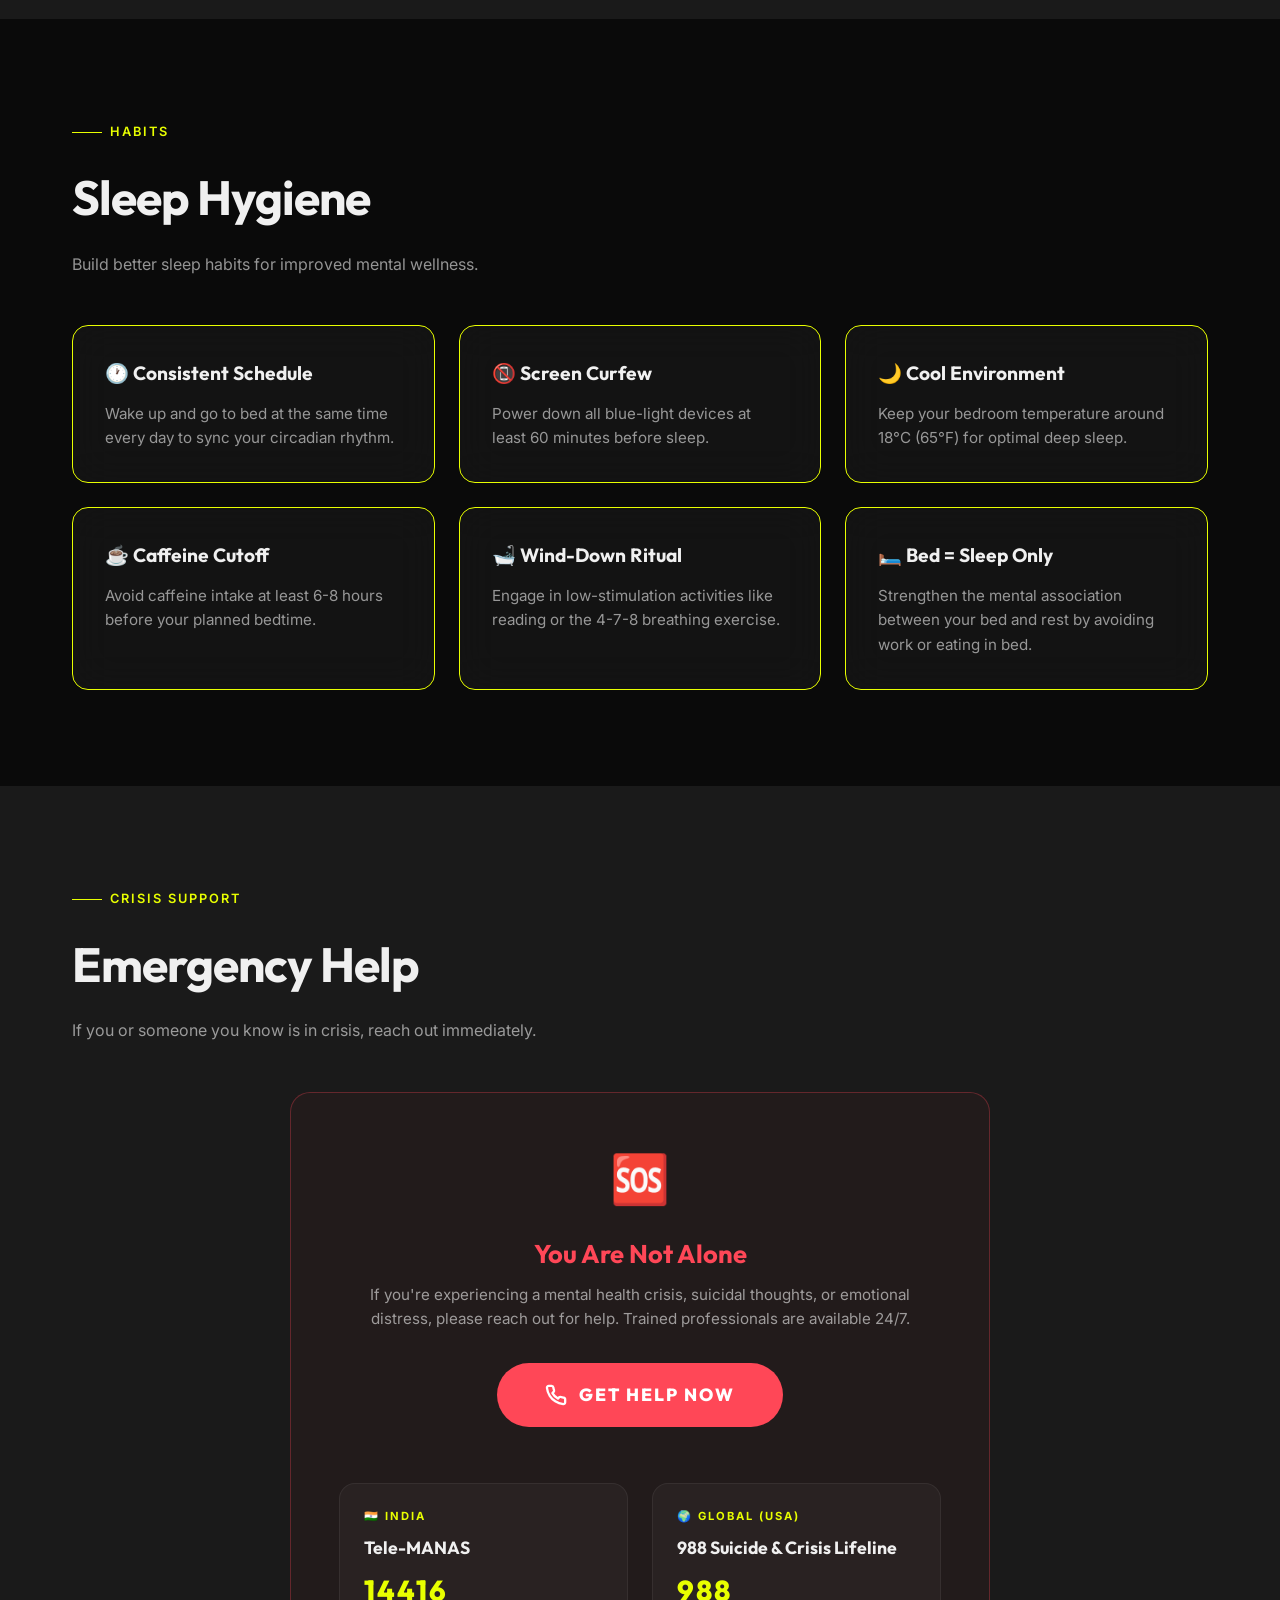
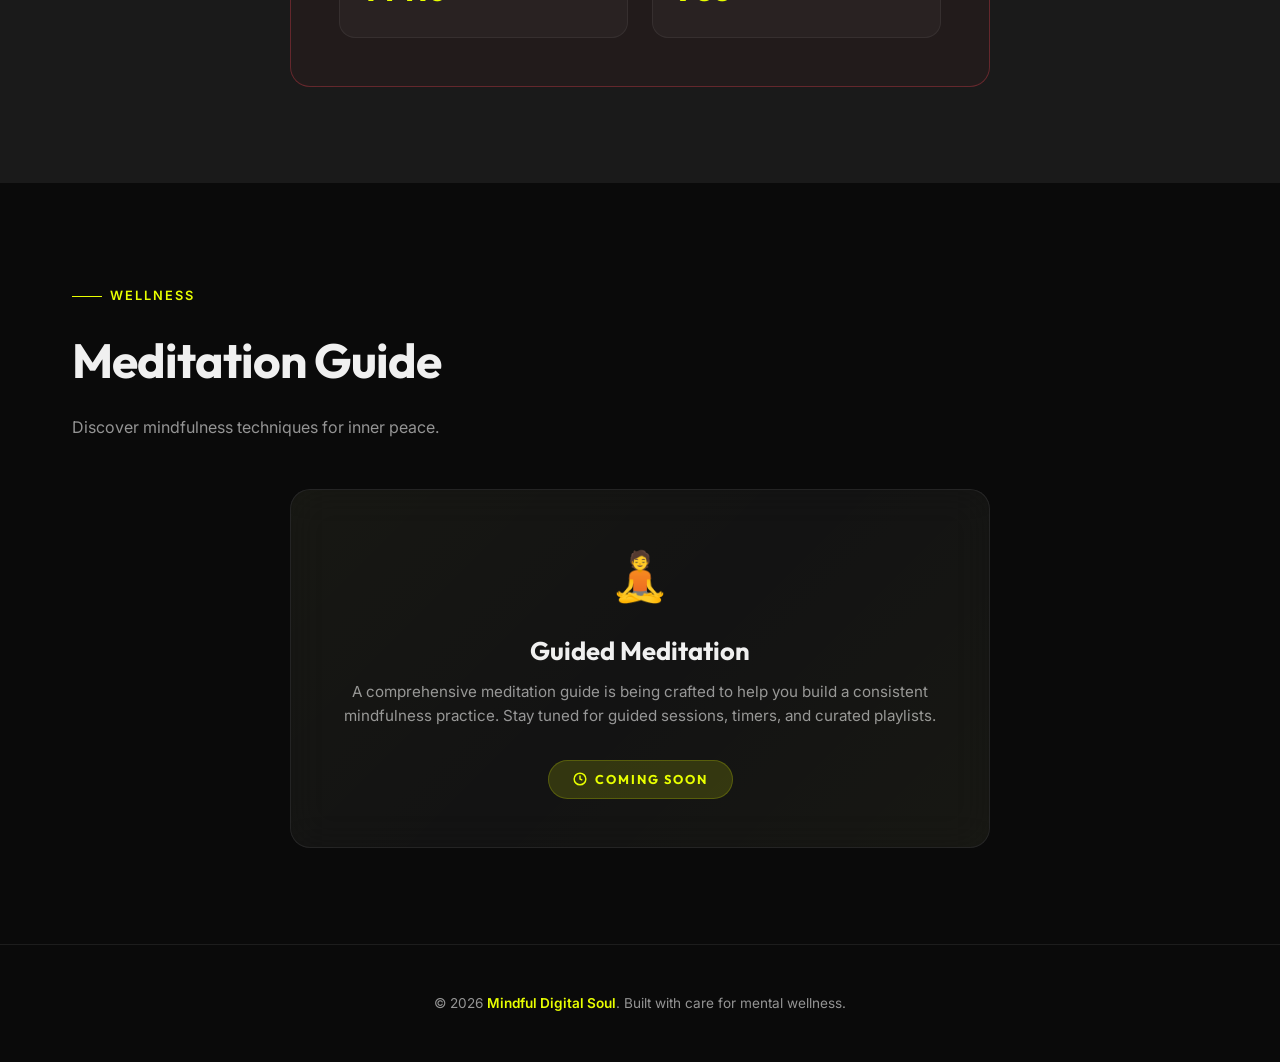
<file: frontend/resources.html>
<!DOCTYPE html>
<html lang="en">
<head>
    <meta charset="UTF-8">
    <meta name="viewport" content="width=device-width, initial-scale=1.0">
    <meta name="description" content="Mental health resources — breathing techniques, sleep hygiene tips, emergency helplines, and meditation guidance from Mindful Digital Soul.">
    <title>Resources — Mindful Digital Soul</title>
    <link rel="icon" type="image/png" href="favicon.png">
    <link rel="stylesheet" href="css/styles.css">
</head>
<body>

<!-- ─── Navigation ──────────────────────────────────────────────────────── -->
<nav class="navbar" id="navbar">
    <a href="index.html" class="nav-brand">Mindful<span>.</span></a>
    <button class="nav-hamburger" id="nav-hamburger" aria-label="Toggle navigation" aria-expanded="false">
        <span></span>
        <span></span>
        <span></span>
    </button>
    <ul class="nav-links">
        <li><a href="index.html#start-assessment">Features</a></li>
        <li><a href="index.html#how-it-works">How It Works</a></li>
        <li><a href="index.html#conditions">Conditions</a></li>
        <li><a href="resources.html" class="active-link">Resources</a></li>
        <li><a href="assessment.html">Start Assessment</a></li>
        <li><a href="portfolio.html">Portfolio</a></li>
        <li><a href="assessment.html#dashboard-section">Dashboard</a></li>
    </ul>
</nav>

<!-- ─── Page Header ─────────────────────────────────────────────────────── -->
<section class="page-header">
    <div class="section">
        <div class="section-label">
            <span class="line"></span>
            Support
        </div>
        <h1 class="section-title">Wellness Resources</h1>
        <p class="section-subtitle">Curated tools and resources to support your mental wellness journey.</p>
    </div>
</section>

<!-- ─── 4-7-8 Breathing Guide ───────────────────────────────────────────── -->
<section class="breathing-section" id="breathing">
    <div class="section">
        <div class="section-label">
            <span class="line"></span>
            Technique
        </div>
        <h2 class="section-title">4-7-8 Breathing</h2>
        <p class="section-subtitle">A powerful relaxation technique that calms your nervous system.</p>

        <div class="glass-card breathing-card">
            <h3>Breathe With Purpose</h3>
            <p>The 4-7-8 breathing technique is a natural tranquilizer for the nervous system. Follow the guided circle — inhale, hold, exhale.</p>

            <div class="breathing-visual">
                <!-- Animated Circle -->
                <div class="breath-circle-wrapper">
                    <div class="breath-circle" id="breath-circle">
                        <div class="breath-ring-track">
                            <svg viewBox="0 0 228 228">
                                <circle cx="114" cy="114" r="110" id="breath-ring-progress"/>
                            </svg>
                        </div>
                        <div style="text-align:center;">
                            <div class="breath-phase-text" id="breath-phase">Ready</div>
                            <div class="breath-timer" id="breath-timer">—</div>
                        </div>
                    </div>
                </div>

                <!-- Step Indicators -->
                <div class="breathing-steps">
                    <div class="breath-step-indicator" id="step-inhale">
                        <span class="step-dot"></span>
                        Inhale — 4s
                    </div>
                    <div class="breath-step-indicator" id="step-hold">
                        <span class="step-dot"></span>
                        Hold — 7s
                    </div>
                    <div class="breath-step-indicator" id="step-exhale">
                        <span class="step-dot"></span>
                        Exhale — 8s
                    </div>
                </div>

                <button class="btn-breathing" id="btn-start-breathing">
                    <svg width="18" height="18" viewBox="0 0 24 24" fill="none" stroke="currentColor" stroke-width="2.5" stroke-linecap="round" stroke-linejoin="round"><polygon points="5 3 19 12 5 21 5 3"/></svg>
                    Start Breathing Exercise
                </button>
            </div>
        </div>
    </div>
</section>

<!-- ─── Sleep Hygiene ───────────────────────────────────────────────────── -->
<section class="sleep-section" id="sleep-hygiene">
    <div class="section">
        <div class="section-label">
            <span class="line"></span>
            Habits
        </div>
        <h2 class="section-title">Sleep Hygiene</h2>
        <p class="section-subtitle">Build better sleep habits for improved mental wellness.</p>

        <div class="sleep-grid">
            <div class="sleep-card-new reveal-hidden">
                <h4>🕐 Consistent Schedule</h4>
                <p>Wake up and go to bed at the same time every day to sync your circadian rhythm.</p>
            </div>
            <div class="sleep-card-new reveal-hidden">
                <h4>📵 Screen Curfew</h4>
                <p>Power down all blue-light devices at least 60 minutes before sleep.</p>
            </div>
            <div class="sleep-card-new reveal-hidden">
                <h4>🌙 Cool Environment</h4>
                <p>Keep your bedroom temperature around 18°C (65°F) for optimal deep sleep.</p>
            </div>
            <div class="sleep-card-new reveal-hidden">
                <h4>☕ Caffeine Cutoff</h4>
                <p>Avoid caffeine intake at least 6-8 hours before your planned bedtime.</p>
            </div>
            <div class="sleep-card-new reveal-hidden">
                <h4>🛁 Wind-Down Ritual</h4>
                <p>Engage in low-stimulation activities like reading or the 4-7-8 breathing exercise.</p>
            </div>
            <div class="sleep-card-new reveal-hidden">
                <h4>🛏️ Bed = Sleep Only</h4>
                <p>Strengthen the mental association between your bed and rest by avoiding work or eating in bed.</p>
            </div>
        </div>
    </div>
</section>

<!-- ─── Emergency Help ──────────────────────────────────────────────────── -->
<section class="emergency-section" id="emergency-help">
    <div class="section">
        <div class="section-label">
            <span class="line"></span>
            Crisis Support
        </div>
        <h2 class="section-title">Emergency Help</h2>
        <p class="section-subtitle">If you or someone you know is in crisis, reach out immediately.</p>

        <div class="glass-card emergency-card">
            <div class="emergency-icon">🆘</div>
            <h3>You Are Not Alone</h3>
            <p>If you're experiencing a mental health crisis, suicidal thoughts, or emotional distress, please reach out for help. Trained professionals are available 24/7.</p>

            <a href="tel:14416" class="btn-emergency" id="btn-get-help">
                <svg width="22" height="22" viewBox="0 0 24 24" fill="none" stroke="currentColor" stroke-width="2.5" stroke-linecap="round" stroke-linejoin="round"><path d="M22 16.92v3a2 2 0 01-2.18 2 19.79 19.79 0 01-8.63-3.07 19.5 19.5 0 01-6-6 19.79 19.79 0 01-3.07-8.67A2 2 0 014.11 2h3a2 2 0 012 1.72c.127.96.361 1.903.7 2.81a2 2 0 01-.45 2.11L8.09 9.91a16 16 0 006 6l1.27-1.27a2 2 0 012.11-.45c.907.339 1.85.573 2.81.7A2 2 0 0122 16.92z"/></svg>
                GET HELP NOW
            </a>

            <div class="helpline-grid">
                <div class="helpline-card">
                    <div class="helpline-region">🇮🇳 India</div>
                    <div class="helpline-name">Tele-MANAS</div>
                    <div class="helpline-number"><a href="tel:14416">14416</a></div>
                </div>
                <div class="helpline-card">
                    <div class="helpline-region">🌍 Global (USA)</div>
                    <div class="helpline-name">988 Suicide &amp; Crisis Lifeline</div>
                    <div class="helpline-number"><a href="tel:988">988</a></div>
                </div>
            </div>
        </div>
    </div>
</section>

<!-- ─── Meditation Guide ────────────────────────────────────────────────── -->
<section class="meditation-section" id="meditation">
    <div class="section">
        <div class="section-label">
            <span class="line"></span>
            Wellness
        </div>
        <h2 class="section-title">Meditation Guide</h2>
        <p class="section-subtitle">Discover mindfulness techniques for inner peace.</p>

        <div class="glass-card meditation-card">
            <div class="meditation-icon">🧘</div>
            <h3>Guided Meditation</h3>
            <p>A comprehensive meditation guide is being crafted to help you build a consistent mindfulness practice. Stay tuned for guided sessions, timers, and curated playlists.</p>
            <div class="coming-soon-badge">
                <svg width="14" height="14" viewBox="0 0 24 24" fill="none" stroke="currentColor" stroke-width="2.5"><circle cx="12" cy="12" r="10"/><polyline points="12 6 12 12 16 14"/></svg>
                Coming Soon
            </div>
        </div>
    </div>
</section>

<!-- ─── Footer ──────────────────────────────────────────────────────────── -->
<footer class="footer">
    <p>&copy; 2026 <span>Mindful Digital Soul</span>. Built with care for mental wellness.</p>
</footer>

<!-- ─── Scripts ─────────────────────────────────────────────────────────── -->
<script src="js/config.js"></script>
<script src="js/nav.js"></script>
<script src="js/resources.js"></script>
<script src="js/reveal.js"></script>

</body>
</html>
</file>
<file: css/styles.css>
/* ─── Mindful Digital Soul — Design System ─────────────────────────────────── */
/* Color Palette: Deep Matte Black + Charcoal Gray + Electric Yellow           */
/* No gradients. Flat matte surfaces. Glassmorphism. Premium feel.             */

@import url('https://fonts.googleapis.com/css2?family=Outfit:wght@300;400;500;600;700;800;900&family=Inter:wght@300;400;500;600;700&display=swap');

/* ─── CSS Variables ────────────────────────────────────────────────────────── */
:root {
    --black: #0a0a0a;
    --charcoal: #1a1a1a;
    --charcoal-light: #2a2a2a;
    --charcoal-mid: #333333;
    --yellow: #E8FF00;
    --yellow-dim: rgba(232, 255, 0, 0.15);
    --yellow-glow: rgba(232, 255, 0, 0.4);
    --white: #f0f0f0;
    --white-dim: rgba(240, 240, 240, 0.6);
    --glass-bg: rgba(255, 255, 255, 0.04);
    --glass-border: rgba(255, 255, 255, 0.08);
    --glass-bg-hover: rgba(255, 255, 255, 0.07);
    --green: #00FF88;
    --red: #FF4757;
    --font-heading: 'Outfit', sans-serif;
    --font-body: 'Inter', sans-serif;
}

/* ─── Reset & Base ─────────────────────────────────────────────────────────── */
*, *::before, *::after { margin: 0; padding: 0; box-sizing: border-box; }

html {
    scroll-behavior: smooth;
    scrollbar-width: thin;
    scrollbar-color: var(--charcoal-light) var(--black);
}

body {
    font-family: var(--font-body);
    background-color: var(--black);
    color: var(--white);
    overflow-x: hidden;
    line-height: 1.6;
    -webkit-font-smoothing: antialiased;
}

::-webkit-scrollbar { width: 6px; }
::-webkit-scrollbar-track { background: var(--black); }
::-webkit-scrollbar-thumb { background: var(--charcoal-light); border-radius: 3px; }

::selection { background: var(--yellow); color: var(--black); }

/* ─── Navigation ───────────────────────────────────────────────────────────── */
.navbar {
    position: fixed; top: 0; left: 0; right: 0; z-index: 1000;
    display: flex; align-items: center; justify-content: space-between;
    padding: 1.2rem 3rem;
    background: rgba(10, 10, 10, 0.8);
    backdrop-filter: blur(20px);
    border-bottom: 1px solid var(--glass-border);
    transition: all 0.3s ease;
}

.navbar.scrolled { padding: 0.8rem 3rem; background: rgba(10, 10, 10, 0.95); }

.nav-brand {
    font-family: var(--font-heading);
    font-size: 1.4rem;
    font-weight: 700;
    color: var(--white);
    letter-spacing: -0.5px;
    text-decoration: none;
}

.nav-brand span { color: var(--yellow); }

.nav-links { display: flex; gap: 2rem; list-style: none; }

.nav-links a {
    color: var(--white-dim);
    text-decoration: none;
    font-size: 0.9rem;
    font-weight: 500;
    transition: color 0.3s ease;
    position: relative;
}

.nav-links a::after {
    content: '';
    position: absolute; bottom: -4px; left: 0;
    width: 0; height: 2px;
    background: var(--yellow);
    transition: width 0.3s ease;
}

.nav-links a:hover { color: var(--yellow); }
.nav-links a:hover::after { width: 100%; }

/* ─── Hero Section ─────────────────────────────────────────────────────────── */
.hero {
    position: relative;
    min-height: 100vh;
    display: flex;
    align-items: center;
    justify-content: center;
    overflow: hidden;
}

#hero-canvas {
    position: absolute; top: 0; left: 0;
    width: 100%; height: 100%;
    z-index: 0;
}

.hero-content {
    position: relative; z-index: 10;
    text-align: center;
    max-width: 800px;
    padding: 0 2rem;
}

.hero-badge {
    display: inline-flex;
    align-items: center;
    gap: 0.5rem;
    padding: 0.5rem 1.2rem;
    background: var(--glass-bg);
    border: 1px solid var(--glass-border);
    border-radius: 100px;
    font-size: 0.8rem;
    color: var(--yellow);
    font-weight: 500;
    margin-bottom: 2rem;
    backdrop-filter: blur(10px);
    animation: fadeInDown 0.8s ease;
}

.hero-badge .dot {
    width: 6px; height: 6px;
    background: var(--yellow);
    border-radius: 50%;
    animation: pulse-dot 2s infinite;
}

.hero-title {
    font-family: var(--font-heading);
    font-size: clamp(3rem, 7vw, 5.5rem);
    font-weight: 800;
    line-height: 1.05;
    letter-spacing: -2px;
    margin-bottom: 1.5rem;
    animation: fadeInUp 0.8s ease 0.2s both;
}

.hero-title .highlight { color: var(--yellow); }

.hero-subtitle {
    font-size: 1.15rem;
    color: var(--white-dim);
    max-width: 550px;
    margin: 0 auto 2.5rem;
    font-weight: 400;
    animation: fadeInUp 0.8s ease 0.4s both;
}

.hero-cta {
    display: inline-flex;
    align-items: center;
    gap: 0.6rem;
    padding: 1rem 2.5rem;
    background: var(--yellow);
    color: var(--black);
    font-family: var(--font-heading);
    font-size: 1rem;
    font-weight: 700;
    border: none;
    border-radius: 100px;
    cursor: pointer;
    transition: all 0.3s ease;
    text-decoration: none;
    animation: fadeInUp 0.8s ease 0.6s both;
}

.hero-cta:hover {
    transform: translateY(-2px);
    box-shadow: 0 0 30px var(--yellow-glow);
}

.hero-cta svg { transition: transform 0.3s ease; }
.hero-cta:hover svg { transform: translateX(4px); }

.scroll-indicator {
    position: absolute; bottom: 2rem;
    left: 50%; transform: translateX(-50%);
    display: flex; flex-direction: column;
    align-items: center; gap: 0.5rem;
    z-index: 10;
    animation: fadeInUp 1s ease 1s both;
}

.scroll-indicator span {
    font-size: 0.7rem;
    color: var(--white-dim);
    text-transform: uppercase;
    letter-spacing: 2px;
}

.scroll-line {
    width: 1px; height: 40px;
    background: var(--charcoal-light);
    position: relative;
    overflow: hidden;
}

.scroll-line::after {
    content: '';
    position: absolute; top: -100%; left: 0;
    width: 100%; height: 50%;
    background: var(--yellow);
    animation: scrollDown 2s infinite;
}

/* ─── Section Shared ───────────────────────────────────────────────────────── */
.section {
    padding: 6rem 2rem;
    max-width: 1200px;
    margin: 0 auto;
}

.section-label {
    display: inline-flex;
    align-items: center;
    gap: 0.5rem;
    font-size: 0.8rem;
    font-weight: 600;
    color: var(--yellow);
    text-transform: uppercase;
    letter-spacing: 2px;
    margin-bottom: 1rem;
}

.section-label .line { width: 30px; height: 1px; background: var(--yellow); }

.section-title {
    font-family: var(--font-heading);
    font-size: clamp(2rem, 4vw, 3rem);
    font-weight: 700;
    letter-spacing: -1px;
    margin-bottom: 1rem;
}

.section-subtitle {
    color: var(--white-dim);
    font-size: 1rem;
    max-width: 500px;
    margin-bottom: 3rem;
}

/* ─── Glassmorphism Card ───────────────────────────────────────────────────── */
.glass-card {
    background: var(--glass-bg);
    border: 1px solid var(--glass-border);
    border-radius: 20px;
    backdrop-filter: blur(20px);
    padding: 2.5rem;
    transition: all 0.4s ease;
}

.glass-card:hover {
    background: var(--glass-bg-hover);
    border-color: rgba(232, 255, 0, 0.15);
    transform: translateY(-4px);
}

/* ─── Assessment Form ──────────────────────────────────────────────────────── */
.assessment-section { background: var(--charcoal); }

.form-container {
    max-width: 700px;
    margin: 0 auto;
}

.progress-bar-wrapper {
    display: flex;
    align-items: center;
    gap: 0.5rem;
    margin-bottom: 3rem;
}

.progress-step {
    flex: 1;
    height: 3px;
    background: var(--charcoal-mid);
    border-radius: 2px;
    position: relative;
    overflow: hidden;
    transition: background 0.3s ease;
}

.progress-step.active { background: var(--yellow); }
.progress-step.completed { background: var(--yellow); }

.progress-step-label {
    position: absolute;
    top: -22px; left: 0;
    font-size: 0.65rem;
    color: var(--white-dim);
    font-weight: 600;
    text-transform: uppercase;
    letter-spacing: 1px;
    white-space: nowrap;
}

.progress-step.active .progress-step-label { color: var(--yellow); }

/* form-step visibility is handled by the animated form-step rules below */

.step-header {
    margin-bottom: 2rem;
}

.step-number {
    font-family: var(--font-heading);
    font-size: 0.8rem;
    font-weight: 700;
    color: var(--yellow);
    margin-bottom: 0.5rem;
}

.step-title {
    font-family: var(--font-heading);
    font-size: 1.8rem;
    font-weight: 700;
    letter-spacing: -0.5px;
}

.step-desc {
    color: var(--white-dim);
    font-size: 0.9rem;
    margin-top: 0.5rem;
}

.form-grid {
    display: grid;
    grid-template-columns: 1fr 1fr;
    gap: 1.5rem;
}

.form-grid.full { grid-template-columns: 1fr; }

.form-group {
    display: flex;
    flex-direction: column;
    gap: 0.5rem;
}

.form-group.full-width { grid-column: 1 / -1; }

.form-group label {
    font-size: 0.8rem;
    font-weight: 600;
    color: var(--white-dim);
    text-transform: uppercase;
    letter-spacing: 1px;
}

.form-group input,
.form-group select {
    padding: 0.9rem 1.2rem;
    background: var(--charcoal-light);
    border: 1px solid var(--glass-border);
    border-radius: 12px;
    color: var(--white);
    font-family: var(--font-body);
    font-size: 0.95rem;
    outline: none;
    transition: all 0.3s ease;
    -webkit-appearance: none;
    appearance: none;
}

.form-group select {
    background-image: url("data:image/svg+xml,%3Csvg xmlns='http://www.w3.org/2000/svg' width='12' height='12' viewBox='0 0 24 24' fill='none' stroke='%23f0f0f0' stroke-width='2'%3E%3Cpath d='M6 9l6 6 6-6'/%3E%3C/svg%3E");
    background-repeat: no-repeat;
    background-position: right 1rem center;
    padding-right: 2.5rem;
}

.form-group input:focus,
.form-group select:focus {
    border-color: var(--yellow);
    box-shadow: 0 0 0 3px var(--yellow-dim);
}

.form-group input::placeholder { color: rgba(240, 240, 240, 0.3); }

/* Slider Styles */
.slider-container {
    display: flex;
    flex-direction: column;
    gap: 0.3rem;
}

.slider-value {
    font-family: var(--font-heading);
    font-size: 1.5rem;
    font-weight: 700;
    color: var(--yellow);
}

input[type="range"] {
    -webkit-appearance: none;
    width: 100%;
    height: 4px;
    background: var(--charcoal-mid);
    border-radius: 2px;
    outline: none;
    border: none;
    padding: 0;
}

input[type="range"]::-webkit-slider-thumb {
    -webkit-appearance: none;
    width: 18px; height: 18px;
    background: var(--yellow);
    border-radius: 50%;
    cursor: pointer;
    transition: box-shadow 0.3s ease;
}

input[type="range"]::-webkit-slider-thumb:hover {
    box-shadow: 0 0 12px var(--yellow-glow);
}

/* Toggle Buttons */
.toggle-group {
    display: flex;
    gap: 0.75rem;
}

.toggle-btn {
    flex: 1;
    padding: 0.9rem 1.5rem;
    background: var(--charcoal-light);
    border: 1px solid var(--glass-border);
    border-radius: 12px;
    color: var(--white-dim);
    font-family: var(--font-body);
    font-size: 0.9rem;
    font-weight: 500;
    cursor: pointer;
    transition: all 0.3s ease;
    text-align: center;
}

.toggle-btn:hover { border-color: rgba(232, 255, 0, 0.3); color: var(--white); }

.toggle-btn.active {
    background: var(--yellow-dim);
    border-color: var(--yellow);
    color: var(--yellow);
}

/* Form Navigation */
.form-nav {
    display: flex;
    justify-content: space-between;
    align-items: center;
    margin-top: 2.5rem;
    padding-top: 1.5rem;
    border-top: 1px solid var(--glass-border);
}

.btn-secondary {
    padding: 0.8rem 1.8rem;
    background: transparent;
    border: 1px solid var(--glass-border);
    border-radius: 100px;
    color: var(--white-dim);
    font-family: var(--font-body);
    font-size: 0.9rem;
    font-weight: 500;
    cursor: pointer;
    transition: all 0.3s ease;
}

.btn-secondary:hover { border-color: var(--white-dim); color: var(--white); }

.btn-primary {
    padding: 0.8rem 2rem;
    background: var(--yellow);
    border: none;
    border-radius: 100px;
    color: var(--black);
    font-family: var(--font-heading);
    font-size: 0.9rem;
    font-weight: 700;
    cursor: pointer;
    transition: all 0.3s ease;
    display: inline-flex;
    align-items: center;
    gap: 0.5rem;
}

.btn-primary:hover { box-shadow: 0 0 25px var(--yellow-glow); transform: translateY(-1px); }

.btn-primary:disabled {
    opacity: 0.4;
    cursor: not-allowed;
    box-shadow: none;
    transform: none;
}

/* ─── Dashboard Section ────────────────────────────────────────────────────── */
.dashboard-section {
    background: var(--black);
    display: none;
}

.dashboard-section.visible { display: block; animation: fadeInUp 0.8s ease; }

.dashboard-grid {
    display: grid;
    grid-template-columns: 1fr 1fr 1fr;
    gap: 1.5rem;
    margin-bottom: 2rem;
}

.dashboard-result-card {
    grid-column: 1 / -1;
}

/* Stat Card */
.stat-card {
    position: relative;
    overflow: hidden;
}

.stat-card .stat-icon {
    width: 48px; height: 48px;
    display: flex; align-items: center; justify-content: center;
    background: var(--yellow-dim);
    border-radius: 14px;
    margin-bottom: 1.2rem;
    color: var(--yellow);
    font-size: 1.4rem;
}

.stat-card .stat-value {
    font-family: var(--font-heading);
    font-size: 2.5rem;
    font-weight: 800;
    letter-spacing: -1px;
    margin-bottom: 0.3rem;
}

.stat-card .stat-label {
    font-size: 0.8rem;
    color: var(--white-dim);
    text-transform: uppercase;
    letter-spacing: 1px;
    font-weight: 600;
}

/* Glowing Node Effect */
.glow-node {
    position: absolute;
    top: 1rem; right: 1rem;
    width: 10px; height: 10px;
    border-radius: 50%;
    background: var(--yellow);
    box-shadow: 0 0 10px var(--yellow-glow), 0 0 20px var(--yellow-dim);
    animation: pulse-glow 2s infinite;
}

/* Result Display */
.result-display {
    display: flex;
    align-items: center;
    gap: 3rem;
    padding: 2rem 0;
}

.result-ring-container {
    position: relative;
    width: 200px; height: 200px;
    flex-shrink: 0;
}

#result-ring-canvas {
    width: 100%; height: 100%;
}

.result-center-text {
    position: absolute;
    top: 50%; left: 50%;
    transform: translate(-50%, -50%);
    text-align: center;
}

.result-label {
    font-family: var(--font-heading);
    font-size: 1.6rem;
    font-weight: 800;
}

.result-label.excellent { color: var(--green); }
.result-label.good { color: var(--yellow); }
.result-label.needs-attention { color: var(--red); }

.result-confidence {
    font-size: 0.75rem;
    color: var(--white-dim);
    margin-top: 0.2rem;
}

.result-details { flex: 1; }

.result-message {
    font-size: 1.1rem;
    line-height: 1.7;
    margin-bottom: 1.5rem;
}

.risk-bar-wrapper { margin-bottom: 1rem; }

.risk-bar-label {
    display: flex;
    justify-content: space-between;
    margin-bottom: 0.5rem;
    font-size: 0.8rem;
    color: var(--white-dim);
}

.risk-bar {
    width: 100%; height: 6px;
    background: var(--charcoal-mid);
    border-radius: 3px;
    overflow: hidden;
}

.risk-bar-fill {
    height: 100%;
    border-radius: 3px;
    width: 0;
    transition: width 1.5s ease;
}

.risk-bar-fill.excellent { background: var(--green); }
.risk-bar-fill.good { background: var(--yellow); }
.risk-bar-fill.needs-attention { background: var(--red); }

/* Dashboard Canvas */
#dashboard-canvas {
    width: 100%;
    height: 300px;
    border-radius: 20px;
    overflow: hidden;
}

/* ─── Skip to Content (Accessibility) ──────────────────────────────────────── */
.skip-link {
    position: absolute;
    top: -100%;
    left: 50%;
    transform: translateX(-50%);
    padding: 0.8rem 1.5rem;
    background: var(--yellow);
    color: var(--black);
    font-family: var(--font-heading);
    font-weight: 700;
    font-size: 0.9rem;
    border-radius: 0 0 12px 12px;
    z-index: 10000;
    text-decoration: none;
    transition: top 0.3s ease;
}

.skip-link:focus {
    top: 0;
    outline: 2px solid var(--yellow);
    outline-offset: 2px;
}

/* ─── Footer ───────────────────────────────────────────────────────────────── */
.footer {
    padding: 3rem;
    text-align: center;
    border-top: 1px solid var(--glass-border);
    color: var(--white-dim);
    font-size: 0.85rem;
}

.footer span { color: var(--yellow); font-weight: 600; }

.footer-nav {
    display: flex;
    justify-content: center;
    gap: 2rem;
    margin-bottom: 1.5rem;
    flex-wrap: wrap;
}

.footer-nav a {
    color: var(--white-dim);
    text-decoration: none;
    font-size: 0.85rem;
    font-weight: 500;
    transition: color 0.3s ease;
}

.footer-nav a:hover {
    color: var(--yellow);
}

.footer-privacy {
    margin-top: 0.75rem;
    font-size: 0.75rem;
    color: rgba(240, 240, 240, 0.35);
    letter-spacing: 0.5px;
}

/* ─── Hero Transitions & Boot Status ───────────────────────────────────────── */
.fade-hidden {
    opacity: 0;
    pointer-events: none;
    transition: opacity 1s ease;
}

.fade-visible {
    opacity: 1;
    pointer-events: auto;
}

.boot-text {
    position: absolute;
    bottom: 15%;
    left: 50%;
    transform: translateX(-50%);
    font-family: 'Roboto Mono', var(--font-body);
    font-size: 0.8rem;
    color: var(--white-dim);
    letter-spacing: 1px;
    text-transform: uppercase;
    font-weight: 500;
    width: 90%;
    text-align: center;
    animation: text-pulse 2s infinite ease-in-out;
    transition: opacity 0.5s ease;
    z-index: 5;
}

.boot-text.fade-out {
    opacity: 0;
    pointer-events: none;
}

@keyframes text-pulse {
    0%, 100% { opacity: 1; }
    50% { opacity: 0.4; }
}

/* ─── CTA Disabled State (during boot) ─────────────────────────────────── */
.hero-cta.cta-disabled {
    opacity: 0.45;
    cursor: not-allowed;
    pointer-events: auto;       /* keep auto so the click-guard fires */
    box-shadow: none;
    transform: none;
    filter: grayscale(0.5);
}

.hero-cta.cta-disabled:hover {
    transform: none;
    box-shadow: none;
}

/* ─── Backend Status Dot (assessment page) ─────────────────────────────── */
.backend-status-dot {
    display: inline-flex;
    align-items: center;
    gap: 0.5rem;
    padding: 0.5rem 1rem;
    border-radius: 100px;
    background: rgba(255, 255, 255, 0.03);
    border: 1px solid var(--glass-border);
    font-size: 0.75rem;
    font-family: var(--font-heading);
    font-weight: 600;
    letter-spacing: 0.5px;
    color: var(--white-dim);
    white-space: nowrap;
}

.status-dot-indicator {
    width: 8px;
    height: 8px;
    border-radius: 50%;
    display: inline-block;
    transition: background 0.4s ease;
}

.status-dot-indicator.offline {
    background: var(--red);
    box-shadow: 0 0 6px rgba(255, 71, 87, 0.6);
    animation: dot-pulse-red 1.5s infinite ease-in-out;
}

.status-dot-indicator.online {
    background: var(--green);
    box-shadow: 0 0 8px rgba(0, 255, 136, 0.6);
    animation: dot-pulse-green 2s infinite ease-in-out;
}

.status-dot-label {
    text-transform: uppercase;
    letter-spacing: 1px;
}

@keyframes dot-pulse-red {
    0%, 100% { opacity: 1; transform: scale(1); }
    50%      { opacity: 0.5; transform: scale(0.85); }
}

@keyframes dot-pulse-green {
    0%, 100% { opacity: 1; transform: scale(1); }
    50%      { opacity: 0.7; transform: scale(1.15); }
}

/* ─── Boot Retry Button ────────────────────────────────────────────────── */
#boot-retry-btn:hover {
    transform: scale(1.05);
    box-shadow: 0 0 20px var(--yellow-glow);
}

/* ─── Animations ───────────────────────────────────────────────────────────── */
@keyframes fadeInUp {
    from { opacity: 0; transform: translateY(30px); }
    to { opacity: 1; transform: translateY(0); }
}

@keyframes fadeInDown {
    from { opacity: 0; transform: translateY(-20px); }
    to { opacity: 1; transform: translateY(0); }
}

@keyframes scrollDown {
    0% { top: -100%; }
    100% { top: 100%; }
}

@keyframes pulse-dot {
    0%, 100% { opacity: 1; }
    50% { opacity: 0.3; }
}

@keyframes pulse-glow {
    0%, 100% { box-shadow: 0 0 10px var(--yellow-glow), 0 0 20px var(--yellow-dim); }
    50% { box-shadow: 0 0 20px var(--yellow-glow), 0 0 40px var(--yellow-dim); }
}

@keyframes spin {
    to { transform: rotate(360deg); }
}

@keyframes countUp {
    from { opacity: 0; transform: translateY(10px); }
    to { opacity: 1; transform: translateY(0); }
}

/* ─── How It Works Section ─────────────────────────────────────────────── */
.how-it-works-section {
    background: var(--charcoal);
}

.steps-grid {
    display: grid;
    grid-template-columns: repeat(4, 1fr);
    gap: 1.5rem;
    margin-top: 2rem;
}

.step-card {
    text-align: center;
    position: relative;
    padding-top: 3rem;
}

.step-icon {
    font-size: 2.5rem;
    margin-bottom: 1rem;
}

.step-number-badge {
    position: absolute;
    top: 1.5rem;
    right: 1.5rem;
    width: 32px;
    height: 32px;
    background: var(--yellow-dim);
    color: var(--yellow);
    border-radius: 50%;
    display: flex;
    align-items: center;
    justify-content: center;
    font-family: var(--font-heading);
    font-size: 0.9rem;
    font-weight: 700;
}

.step-card h3 {
    font-family: var(--font-heading);
    font-size: 1.3rem;
    font-weight: 700;
    margin-bottom: 0.8rem;
}

.step-card p {
    color: var(--white-dim);
    font-size: 0.9rem;
    line-height: 1.6;
}

/* ─── Resources Section ───────────────────────────────────────────────── */
.resources-section {
    background: var(--black);
}

.resources-grid {
    display: grid;
    grid-template-columns: repeat(3, 1fr);
    gap: 1.5rem;
    margin-top: 2rem;
}

.resource-card {
    text-align: center;
}

.resource-icon {
    font-size: 2.5rem;
    margin-bottom: 1rem;
}

.resource-card h3 {
    font-family: var(--font-heading);
    font-size: 1.3rem;
    font-weight: 700;
    margin-bottom: 0.8rem;
}

.resource-card p {
    color: var(--white-dim);
    font-size: 0.9rem;
    line-height: 1.6;
    margin-bottom: 1.5rem;
}

.resource-card .btn-secondary {
    display: inline-block;
    text-decoration: none;
}

/* ─── Conditions Section ─────────────────────────────────────────────── */
.conditions-section {
    background: var(--charcoal);
}

.conditions-grid {
    display: grid;
    grid-template-columns: repeat(3, 1fr);
    gap: 1.5rem;
    margin-top: 2rem;
}

.condition-card h3 {
    font-family: var(--font-heading);
    font-size: 1.3rem;
    font-weight: 700;
    margin-bottom: 0.8rem;
    color: var(--yellow);
}

.condition-card p {
    color: var(--white-dim);
    font-size: 0.9rem;
    line-height: 1.6;
    margin-bottom: 1rem;
}

.condition-tags {
    display: flex;
    gap: 0.5rem;
    flex-wrap: wrap;
}

.tag {
    padding: 0.3rem 0.8rem;
    background: var(--yellow-dim);
    color: var(--yellow);
    border-radius: 100px;
    font-size: 0.75rem;
    font-weight: 600;
    text-transform: uppercase;
    letter-spacing: 0.5px;
}

.disclaimer-card {
    margin-top: 3rem;
    display: flex;
    align-items: flex-start;
    gap: 1rem;
    border-color: rgba(255, 71, 87, 0.3);
    background: rgba(255, 71, 87, 0.05);
}

.disclaimer-icon {
    font-size: 1.5rem;
    flex-shrink: 0;
}

.disclaimer-card p {
    color: var(--white-dim);
    font-size: 0.9rem;
    line-height: 1.6;
}

.disclaimer-card strong {
    color: var(--white);
}

/* ─── Portfolio Section ─────────────────────────────────────────────── */
.portfolio-section {
    background: var(--black);
}

.portfolio-content {
    margin-top: 2rem;
}

.portfolio-profile {
    text-align: center;
    max-width: 500px;
    margin: 0 auto 3rem;
    padding: 3rem;
}

.profile-avatar {
    font-size: 4rem;
    margin-bottom: 1rem;
}

.portfolio-profile h3 {
    font-family: var(--font-heading);
    font-size: 2rem;
    font-weight: 700;
    margin-bottom: 0.5rem;
}

.profile-title {
    color: var(--yellow);
    font-size: 1rem;
    font-weight: 600;
    margin-bottom: 1rem;
}

.profile-bio {
    color: var(--white-dim);
    font-size: 0.95rem;
    line-height: 1.7;
    margin-bottom: 2rem;
}

.profile-links {
    display: flex;
    gap: 1rem;
    justify-content: center;
}

.profile-links .btn-secondary,
.profile-links .btn-primary {
    text-decoration: none;
}

.portfolio-projects {
    margin-top: 3rem;
}

.portfolio-projects h3 {
    font-family: var(--font-heading);
    font-size: 1.8rem;
    font-weight: 700;
    margin-bottom: 2rem;
    text-align: center;
}

.projects-grid {
    display: grid;
    grid-template-columns: repeat(3, 1fr);
    gap: 1.5rem;
}

.project-card {
    text-align: center;
}

.project-icon {
    font-size: 2.5rem;
    margin-bottom: 1rem;
}

.project-card h4 {
    font-family: var(--font-heading);
    font-size: 1.2rem;
    font-weight: 700;
    margin-bottom: 0.8rem;
}

.project-card p {
    color: var(--white-dim);
    font-size: 0.9rem;
    line-height: 1.6;
    margin-bottom: 1rem;
}

.project-tags {
    display: flex;
    gap: 0.5rem;
    justify-content: center;
    flex-wrap: wrap;
}

/* ─── CTA Section ───────────────────────────────────────────────────── */
.cta-section {
    background: var(--charcoal);
}

.cta-card {
    text-align: center;
    max-width: 700px;
    margin: 0 auto;
    padding: 4rem 2rem;
}

.cta-card h2 {
    font-family: var(--font-heading);
    font-size: clamp(1.8rem, 3vw, 2.5rem);
    font-weight: 700;
    margin-bottom: 1rem;
}

.cta-card p {
    color: var(--white-dim);
    font-size: 1.1rem;
    margin-bottom: 2rem;
}

.cta-card .hero-cta {
    display: inline-flex;
}

/* ─── Page Header (for sub-pages) ──────────────────────────────────────── */
.page-header {
    padding-top: 8rem;
    padding-bottom: 2rem;
    background: var(--charcoal);
    position: relative;
    overflow: hidden;
}

.page-header::before {
    content: '';
    position: absolute;
    top: -50%;
    left: -20%;
    width: 60%;
    height: 200%;
    background: radial-gradient(ellipse, rgba(232, 255, 0, 0.03) 0%, transparent 70%);
    pointer-events: none;
}

/* ─── Breathing Guide ──────────────────────────────────────────────────── */
.breathing-section {
    background: var(--charcoal);
}

.breathing-card {
    max-width: 700px;
    margin: 0 auto;
    text-align: center;
    padding: 3rem;
}

.breathing-visual {
    display: flex;
    flex-direction: column;
    align-items: center;
    gap: 2rem;
    margin-top: 2rem;
}

.breath-circle-wrapper {
    position: relative;
    width: 220px;
    height: 220px;
}

.breath-circle {
    width: 220px;
    height: 220px;
    border-radius: 50%;
    border: 2px solid var(--yellow);
    display: flex;
    align-items: center;
    justify-content: center;
    position: relative;
    transition: transform 4s ease-in-out, box-shadow 4s ease-in-out;
    background: radial-gradient(circle, rgba(232, 255, 0, 0.06) 0%, transparent 70%);
}

.breath-circle.inhale {
    transform: scale(1.25);
    box-shadow: 0 0 60px rgba(232, 255, 0, 0.3), 0 0 120px rgba(232, 255, 0, 0.1);
}

.breath-circle.hold {
    transform: scale(1.25);
    box-shadow: 0 0 40px rgba(232, 255, 0, 0.2);
}

.breath-circle.exhale {
    transform: scale(1);
    box-shadow: 0 0 10px rgba(232, 255, 0, 0.05);
}

.breath-phase-text {
    font-family: var(--font-heading);
    font-size: 1.4rem;
    font-weight: 700;
    color: var(--yellow);
    text-transform: uppercase;
    letter-spacing: 3px;
}

.breath-timer {
    font-family: var(--font-heading);
    font-size: 3rem;
    font-weight: 800;
    color: var(--white);
    margin-top: 0.3rem;
}

.breath-ring-track {
    position: absolute;
    top: -4px;
    left: -4px;
    width: calc(100% + 8px);
    height: calc(100% + 8px);
    border-radius: 50%;
}

.breath-ring-track svg {
    width: 100%;
    height: 100%;
    transform: rotate(-90deg);
}

.breath-ring-track circle {
    fill: none;
    stroke: var(--yellow);
    stroke-width: 3;
    stroke-dasharray: 700;
    stroke-dashoffset: 700;
    transition: stroke-dashoffset linear;
    stroke-linecap: round;
    opacity: 0.6;
}

.breathing-steps {
    display: flex;
    gap: 1rem;
    justify-content: center;
    flex-wrap: wrap;
}

.breath-step-indicator {
    display: flex;
    align-items: center;
    gap: 0.5rem;
    padding: 0.6rem 1.2rem;
    background: var(--glass-bg);
    border: 1px solid var(--glass-border);
    border-radius: 100px;
    font-size: 0.85rem;
    color: var(--white-dim);
    font-weight: 500;
    transition: all 0.3s ease;
}

.breath-step-indicator.active {
    border-color: var(--yellow);
    color: var(--yellow);
    background: var(--yellow-dim);
}

.breath-step-indicator .step-dot {
    width: 8px;
    height: 8px;
    border-radius: 50%;
    background: var(--charcoal-mid);
    transition: background 0.3s ease;
}

.breath-step-indicator.active .step-dot {
    background: var(--yellow);
    box-shadow: 0 0 8px var(--yellow-glow);
}

.btn-breathing {
    margin-top: 1.5rem;
    padding: 0.9rem 2.5rem;
    background: var(--yellow);
    border: none;
    border-radius: 100px;
    color: var(--black);
    font-family: var(--font-heading);
    font-size: 0.95rem;
    font-weight: 700;
    cursor: pointer;
    transition: all 0.3s ease;
    display: inline-flex;
    align-items: center;
    gap: 0.6rem;
}

.btn-breathing:hover {
    box-shadow: 0 0 25px var(--yellow-glow);
    transform: translateY(-2px);
}

.breathing-card h3 {
    font-family: var(--font-heading);
    font-size: 1.6rem;
    font-weight: 700;
    margin-bottom: 0.5rem;
}

.breathing-card > p {
    color: var(--white-dim);
    font-size: 0.95rem;
    line-height: 1.7;
}

/* ─── Sleep Hygiene ────────────────────────────────────────────────────── */
.sleep-section {
    background: var(--black);
}

.sleep-grid {
    display: grid;
    grid-template-columns: repeat(auto-fit, minmax(300px, 1fr));
    gap: 1.5rem;
    margin-top: 2rem;
}

.sleep-card-new {
    border: 1px solid var(--yellow);
    background: var(--glass-bg);
    backdrop-filter: blur(20px);
    border-radius: 16px;
    padding: 2rem;
    transition: all 0.3s ease;
}

.sleep-card-new:hover {
    box-shadow: 0 0 15px var(--yellow-glow), inset 0 0 10px rgba(232, 255, 0, 0.1);
    transform: translateY(-4px);
    background: var(--glass-bg-hover);
}

.sleep-card-new h4 {
    font-family: var(--font-heading);
    font-size: 1.2rem;
    font-weight: 700;
    color: var(--white);
    margin-bottom: 0.8rem;
}

.sleep-card-new p {
    color: var(--white-dim);
    font-size: 0.95rem;
    line-height: 1.6;
}

/* ─── Emergency Help ───────────────────────────────────────────────────── */
.emergency-section {
    background: var(--charcoal);
}

.emergency-card {
    max-width: 700px;
    margin: 0 auto;
    padding: 3rem;
    text-align: center;
    border-color: rgba(255, 71, 87, 0.3) !important;
    background: rgba(255, 71, 87, 0.04) !important;
}

.emergency-icon {
    font-size: 3rem;
    margin-bottom: 1rem;
}

.emergency-card h3 {
    font-family: var(--font-heading);
    font-size: 1.6rem;
    font-weight: 700;
    margin-bottom: 0.5rem;
    color: var(--red);
}

.emergency-card > p {
    color: var(--white-dim);
    font-size: 0.95rem;
    margin-bottom: 2rem;
}

.btn-emergency {
    display: inline-flex;
    align-items: center;
    gap: 0.7rem;
    padding: 1.1rem 3rem;
    background: var(--red);
    border: none;
    border-radius: 100px;
    color: #fff;
    font-family: var(--font-heading);
    font-size: 1.1rem;
    font-weight: 800;
    cursor: pointer;
    transition: all 0.3s ease;
    text-transform: uppercase;
    letter-spacing: 2px;
    animation: pulse-emergency 2s infinite;
    text-decoration: none;
    margin-bottom: 2.5rem;
}

.btn-emergency:hover {
    transform: translateY(-2px);
    box-shadow: 0 0 40px rgba(255, 71, 87, 0.5);
}

@keyframes pulse-emergency {
    0%, 100% { box-shadow: 0 0 15px rgba(255, 71, 87, 0.3), 0 0 30px rgba(255, 71, 87, 0.1); }
    50% { box-shadow: 0 0 30px rgba(255, 71, 87, 0.5), 0 0 60px rgba(255, 71, 87, 0.2); }
}

.helpline-grid {
    display: grid;
    grid-template-columns: 1fr 1fr;
    gap: 1.5rem;
    margin-top: 1rem;
}

.helpline-card {
    padding: 1.5rem;
    background: rgba(255, 255, 255, 0.03);
    border: 1px solid rgba(255, 255, 255, 0.06);
    border-radius: 16px;
    text-align: left;
}

.helpline-card .helpline-region {
    font-size: 0.7rem;
    font-weight: 700;
    text-transform: uppercase;
    letter-spacing: 2px;
    color: var(--yellow);
    margin-bottom: 0.5rem;
}

.helpline-card .helpline-name {
    font-family: var(--font-heading);
    font-size: 1.1rem;
    font-weight: 700;
    margin-bottom: 0.3rem;
}

.helpline-card .helpline-number {
    font-family: var(--font-heading);
    font-size: 1.8rem;
    font-weight: 800;
    color: var(--yellow);
    letter-spacing: 2px;
}

.helpline-card .helpline-number a {
    color: var(--yellow);
    text-decoration: none;
    transition: text-shadow 0.3s ease;
}

.helpline-card .helpline-number a:hover {
    text-shadow: 0 0 15px var(--yellow-glow);
}

/* ─── Meditation Placeholder ───────────────────────────────────────────── */
.meditation-section {
    background: var(--black);
}

.meditation-card {
    max-width: 700px;
    margin: 0 auto;
    padding: 3rem;
    text-align: center;
    position: relative;
    overflow: hidden;
}

.meditation-card::before {
    content: '';
    position: absolute;
    top: 0;
    left: 0;
    right: 0;
    bottom: 0;
    background: linear-gradient(135deg, rgba(232, 255, 0, 0.02) 0%, transparent 50%, rgba(232, 255, 0, 0.02) 100%);
    pointer-events: none;
}

.meditation-icon {
    font-size: 3rem;
    margin-bottom: 1rem;
}

.meditation-card h3 {
    font-family: var(--font-heading);
    font-size: 1.6rem;
    font-weight: 700;
    margin-bottom: 0.5rem;
}

.meditation-card > p {
    color: var(--white-dim);
    font-size: 0.95rem;
    margin-bottom: 2rem;
}

.coming-soon-badge {
    display: inline-flex;
    align-items: center;
    gap: 0.5rem;
    padding: 0.5rem 1.5rem;
    background: var(--yellow-dim);
    border: 1px solid rgba(232, 255, 0, 0.2);
    border-radius: 100px;
    font-family: var(--font-heading);
    font-size: 0.8rem;
    font-weight: 700;
    color: var(--yellow);
    text-transform: uppercase;
    letter-spacing: 2px;
}

/* ─── Portfolio Skill Tags ─────────────────────────────────────────────── */
.skills-section {
    margin-top: 2rem;
    margin-bottom: 2rem;
}

.skills-grid {
    display: flex;
    gap: 0.75rem;
    justify-content: center;
    flex-wrap: wrap;
    margin-top: 1rem;
}

.skill-tag {
    padding: 0.5rem 1.3rem;
    background: var(--yellow-dim);
    color: var(--yellow);
    border: 1px solid rgba(232, 255, 0, 0.15);
    border-radius: 100px;
    font-size: 0.85rem;
    font-weight: 600;
    letter-spacing: 0.5px;
    transition: all 0.3s ease;
}

.skill-tag:hover {
    background: rgba(232, 255, 0, 0.25);
    border-color: var(--yellow);
    transform: translateY(-2px);
    box-shadow: 0 4px 15px rgba(232, 255, 0, 0.15);
}

/* ─── Portfolio Contact Links ──────────────────────────────────────────── */
.contact-link {
    display: inline-flex;
    align-items: center;
    gap: 0.5rem;
    text-decoration: none;
    transition: all 0.3s ease;
}

.contact-link svg {
    width: 18px;
    height: 18px;
}

.contact-link:hover {
    transform: translateY(-1px);
}

/* ─── Scroll Reveal Animation ───────────────────────────────────────────── */
.reveal-hidden {
    opacity: 0;
    transform: translateY(30px);
    transition: opacity 0.8s ease-out, transform 0.8s ease-out;
}

.reveal-visible {
    opacity: 1;
    transform: translateY(0);
}

/* ─── Active Nav Link ──────────────────────────────────────────────────── */
.nav-links .active-link {
    color: var(--yellow) !important;
}
.nav-links .active-link::after {
    width: 100% !important;
}

/* ─── Hamburger Menu ───────────────────────────────────────────────────── */
.nav-hamburger {
    display: none;
    flex-direction: column;
    justify-content: center;
    gap: 5px;
    background: none;
    border: none;
    cursor: pointer;
    padding: 8px;
    z-index: 1100;
}

.nav-hamburger span {
    display: block;
    width: 24px;
    height: 2px;
    background: var(--white);
    border-radius: 2px;
    transition: all 0.3s ease;
    transform-origin: center;
}

.nav-hamburger.is-open span:nth-child(1) {
    transform: rotate(45deg) translate(5px, 5px);
}
.nav-hamburger.is-open span:nth-child(2) {
    opacity: 0;
    transform: scaleX(0);
}
.nav-hamburger.is-open span:nth-child(3) {
    transform: rotate(-45deg) translate(5px, -5px);
}

/* ─── Toast Notifications ──────────────────────────────────────────────── */
#toast-container {
    position: fixed;
    top: 5rem;
    right: 1.5rem;
    z-index: 9999;
    display: flex;
    flex-direction: column;
    gap: 0.75rem;
    pointer-events: none;
    max-width: 380px;
    width: calc(100% - 3rem);
}

.toast {
    display: flex;
    align-items: flex-start;
    gap: 0.75rem;
    padding: 1rem 1.2rem;
    background: rgba(26, 26, 26, 0.95);
    border: 1px solid var(--glass-border);
    border-radius: 14px;
    backdrop-filter: blur(20px);
    color: var(--white);
    font-size: 0.9rem;
    line-height: 1.5;
    pointer-events: auto;
    opacity: 0;
    transform: translateX(100%);
    transition: none;
    box-shadow: 0 8px 32px rgba(0, 0, 0, 0.4);
}

.toast-visible {
    animation: toastSlideIn 0.4s ease forwards;
}

.toast-exiting {
    animation: toastSlideOut 0.3s ease forwards;
}

.toast-success { border-left: 3px solid var(--green); }
.toast-error { border-left: 3px solid var(--red); }
.toast-warning { border-left: 3px solid #FFA502; }
.toast-info { border-left: 3px solid var(--yellow); }

.toast-icon {
    flex-shrink: 0;
    margin-top: 1px;
}

.toast-success .toast-icon { color: var(--green); }
.toast-error .toast-icon { color: var(--red); }
.toast-warning .toast-icon { color: #FFA502; }
.toast-info .toast-icon { color: var(--yellow); }

.toast-message { flex: 1; }

.toast-close {
    background: none;
    border: none;
    color: var(--white-dim);
    font-size: 1.2rem;
    cursor: pointer;
    padding: 0 0 0 0.5rem;
    line-height: 1;
    transition: color 0.2s ease;
}

.toast-close:hover { color: var(--white); }

@keyframes toastSlideIn {
    from { opacity: 0; transform: translateX(100%); }
    to { opacity: 1; transform: translateX(0); }
}

@keyframes toastSlideOut {
    from { opacity: 1; transform: translateX(0); }
    to { opacity: 0; transform: translateX(100%) scale(0.9); }
}

/* ─── AI Explanation Panel ─────────────────────────────────────────────── */
.explanation-panel,
.suggestions-panel,
.history-panel {
    display: none;
    margin-bottom: 1.5rem;
}

.explanation-panel.visible,
.suggestions-panel.visible,
.history-panel.visible {
    display: block;
    animation: fadeInUp 0.6s ease;
}

.panel-header {
    display: flex;
    align-items: flex-start;
    gap: 1rem;
    margin-bottom: 1.5rem;
}

.panel-icon {
    font-size: 1.8rem;
    flex-shrink: 0;
    margin-top: 0.1rem;
}

.panel-title {
    font-family: var(--font-heading);
    font-size: 1.4rem;
    font-weight: 700;
    margin-bottom: 0.2rem;
}

.panel-subtitle {
    color: var(--white-dim);
    font-size: 0.85rem;
}

.explanation-list {
    display: flex;
    flex-direction: column;
    gap: 1rem;
}

.explanation-item {
    padding: 1.2rem 1.5rem;
    background: rgba(255, 255, 255, 0.02);
    border: 1px solid var(--glass-border);
    border-radius: 14px;
    transition: all 0.3s ease;
}

.explanation-item:hover {
    background: rgba(255, 255, 255, 0.04);
    transform: translateX(4px);
}

.explanation-positive { border-left: 3px solid var(--green); }
.explanation-neutral { border-left: 3px solid var(--yellow); }
.explanation-risk { border-left: 3px solid #FFA502; }
.explanation-critical { border-left: 3px solid var(--red); }
.explanation-informational { border-left: 3px solid #7B68EE; }

.explanation-header {
    display: flex;
    align-items: center;
    gap: 0.6rem;
    margin-bottom: 0.6rem;
    flex-wrap: wrap;
}

.explanation-icon {
    font-size: 1rem;
}

.explanation-factor {
    font-family: var(--font-heading);
    font-weight: 700;
    font-size: 0.95rem;
}

.explanation-badge {
    padding: 0.15rem 0.6rem;
    border-radius: 100px;
    font-size: 0.65rem;
    font-weight: 700;
    text-transform: uppercase;
    letter-spacing: 1px;
    margin-left: auto;
}

.badge-positive { background: rgba(0, 255, 136, 0.15); color: var(--green); }
.badge-neutral { background: var(--yellow-dim); color: var(--yellow); }
.badge-risk { background: rgba(255, 165, 2, 0.15); color: #FFA502; }
.badge-critical { background: rgba(255, 71, 87, 0.15); color: var(--red); }
.badge-informational { background: rgba(123, 104, 238, 0.15); color: #7B68EE; }

.explanation-detail {
    color: var(--white-dim);
    font-size: 0.9rem;
    line-height: 1.6;
    margin-bottom: 0.5rem;
}

.explanation-suggestion {
    font-size: 0.85rem;
    color: var(--yellow);
    opacity: 0.8;
    line-height: 1.5;
}

.explanation-empty,
.suggestion-empty,
.history-empty {
    color: var(--white-dim);
    font-size: 0.9rem;
    text-align: center;
    padding: 1rem;
}

/* ─── Suggestions Panel ────────────────────────────────────────────────── */
.suggestions-list {
    display: flex;
    flex-direction: column;
    gap: 0.75rem;
}

.suggestion-item {
    display: flex;
    align-items: flex-start;
    gap: 1rem;
    padding: 1rem 1.2rem;
    background: rgba(255, 255, 255, 0.02);
    border: 1px solid var(--glass-border);
    border-radius: 12px;
    transition: all 0.3s ease;
}

.suggestion-item:hover {
    background: var(--glass-bg-hover);
    border-color: rgba(232, 255, 0, 0.15);
}

.suggestion-number {
    font-family: var(--font-heading);
    font-size: 1.4rem;
    font-weight: 800;
    color: var(--yellow);
    opacity: 0.4;
    flex-shrink: 0;
    line-height: 1.4;
}

.suggestion-item p {
    color: var(--white-dim);
    font-size: 0.9rem;
    line-height: 1.6;
}

/* ─── History Panel ────────────────────────────────────────────────────── */
.history-list {
    display: flex;
    flex-direction: column;
    gap: 0.5rem;
    margin-bottom: 1rem;
}

.history-item {
    display: flex;
    align-items: center;
    gap: 1rem;
    padding: 0.8rem 1.2rem;
    background: rgba(255, 255, 255, 0.02);
    border: 1px solid var(--glass-border);
    border-radius: 10px;
}

.history-date {
    font-size: 0.8rem;
    color: var(--white-dim);
    font-weight: 500;
    min-width: 50px;
}

.history-label {
    font-family: var(--font-heading);
    font-weight: 700;
    font-size: 0.85rem;
    flex: 1;
}

.history-label.excellent { color: var(--green); }
.history-label.good { color: var(--yellow); }
.history-label.needs-attention { color: var(--red); }

.history-score {
    font-family: var(--font-heading);
    font-weight: 700;
    font-size: 0.9rem;
    color: var(--white);
}

.btn-clear-history {
    display: inline-flex;
    align-items: center;
    gap: 0.5rem;
    padding: 0.5rem 1rem;
    background: transparent;
    border: 1px solid rgba(255, 71, 87, 0.3);
    border-radius: 100px;
    color: var(--red);
    font-family: var(--font-body);
    font-size: 0.8rem;
    font-weight: 500;
    cursor: pointer;
    transition: all 0.3s ease;
    opacity: 0.7;
}

.btn-clear-history:hover {
    background: rgba(255, 71, 87, 0.1);
    opacity: 1;
}

/* ─── Retake Assessment ────────────────────────────────────────────────── */
.retake-wrapper {
    text-align: center;
    margin-top: 2rem;
    padding-top: 2rem;
    border-top: 1px solid var(--glass-border);
}

.btn-retake {
    display: inline-flex;
    align-items: center;
    gap: 0.6rem;
    padding: 0.9rem 2.5rem;
    background: transparent;
    border: 2px solid var(--yellow);
    border-radius: 100px;
    color: var(--yellow);
    font-family: var(--font-heading);
    font-size: 0.95rem;
    font-weight: 700;
    cursor: pointer;
    transition: all 0.3s ease;
}

.btn-retake:hover {
    background: var(--yellow);
    color: var(--black);
    box-shadow: 0 0 30px var(--yellow-glow);
    transform: translateY(-2px);
}

.btn-retake svg {
    transition: transform 0.3s ease;
}

.btn-retake:hover svg {
    transform: rotate(-360deg);
}

/* ─── Form Step Transitions ────────────────────────────────────────────── */
.form-step {
    display: none;
    animation: formSlideIn 0.4s ease;
}

.form-step.active {
    display: block;
}

.form-step.slide-out-left {
    animation: formSlideOutLeft 0.25s ease forwards;
}

.form-step.slide-out-right {
    animation: formSlideOutRight 0.25s ease forwards;
}

@keyframes formSlideIn {
    from { opacity: 0; transform: translateX(20px); }
    to { opacity: 1; transform: translateX(0); }
}

@keyframes formSlideOutLeft {
    from { opacity: 1; transform: translateX(0); }
    to { opacity: 0; transform: translateX(-20px); }
}

@keyframes formSlideOutRight {
    from { opacity: 1; transform: translateX(0); }
    to { opacity: 0; transform: translateX(20px); }
}

/* ─── Shake Animation (validation error) ───────────────────────────────── */
@keyframes shake {
    0%, 100% { transform: translateX(0); }
    20% { transform: translateX(-6px); }
    40% { transform: translateX(6px); }
    60% { transform: translateX(-4px); }
    80% { transform: translateX(4px); }
}

.shake {
    animation: shake 0.4s ease;
}

/* ─── Loading Overlay ──────────────────────────────────────────────────── */
.loading-overlay {
    position: fixed;
    top: 0; left: 0; right: 0; bottom: 0;
    background: rgba(10, 10, 10, 0.92);
    backdrop-filter: blur(10px);
    display: flex;
    flex-direction: column;
    align-items: center;
    justify-content: center;
    gap: 1.5rem;
    z-index: 10000;
    opacity: 0;
    pointer-events: none;
    transition: opacity 0.4s ease;
}

.loading-overlay.active {
    opacity: 1;
    pointer-events: auto;
}

.loader-ring {
    width: 50px;
    height: 50px;
    border: 3px solid var(--charcoal-light);
    border-top-color: var(--yellow);
    border-radius: 50%;
    animation: spin 0.8s linear infinite;
}

.loader-text {
    font-family: var(--font-heading);
    font-size: 1rem;
    font-weight: 600;
    color: var(--white-dim);
    text-align: center;
    animation: text-pulse 2s infinite ease-in-out;
}

/* ─── Focus Visible (Accessibility) ────────────────────────────────────── */
:focus-visible {
    outline: 2px solid var(--yellow);
    outline-offset: 3px;
}

button:focus-visible,
a:focus-visible,
input:focus-visible,
select:focus-visible {
    outline: 2px solid var(--yellow);
    outline-offset: 2px;
}

/* ─── Responsive — Tablet ──────────────────────────────────────────────── */
@media (max-width: 1024px) {
    .steps-grid { grid-template-columns: repeat(2, 1fr); }
    .conditions-grid { grid-template-columns: repeat(2, 1fr); }
    .projects-grid { grid-template-columns: repeat(2, 1fr); }
    .resources-grid { grid-template-columns: repeat(2, 1fr); }
    .navbar { padding: 1rem 2rem; }
    .nav-links { gap: 1.2rem; }
    .nav-links a { font-size: 0.8rem; }
}

/* ─── Responsive — Mobile ──────────────────────────────────────────────── */
@media (max-width: 768px) {
    .navbar { padding: 1rem 1.5rem; }

    /* Hamburger visible */
    .nav-hamburger { display: flex; }

    /* Mobile nav overlay */
    .nav-links {
        position: fixed;
        top: 0;
        right: -100%;
        width: 75%;
        max-width: 320px;
        height: 100vh;
        background: rgba(10, 10, 10, 0.98);
        backdrop-filter: blur(20px);
        flex-direction: column;
        padding: 5rem 2rem 2rem;
        gap: 0;
        list-style: none;
        transition: right 0.35s cubic-bezier(0.4, 0, 0.2, 1);
        z-index: 1050;
        border-left: 1px solid var(--glass-border);
    }

    .nav-links.nav-open {
        right: 0;
    }

    .nav-links li {
        border-bottom: 1px solid var(--glass-border);
    }

    .nav-links a {
        display: block;
        padding: 1rem 0;
        font-size: 1rem;
        color: var(--white-dim);
    }

    .nav-links a:hover,
    .nav-links .active-link {
        color: var(--yellow);
    }

    .nav-links a::after { display: none; }

    .hero-title { letter-spacing: -1px; }
    .form-grid { grid-template-columns: 1fr; }
    .dashboard-grid { grid-template-columns: 1fr; }
    .result-display { flex-direction: column; text-align: center; }
    .section { padding: 4rem 1.5rem; }
    .steps-grid { grid-template-columns: 1fr; }
    .resources-grid { grid-template-columns: 1fr; }
    .conditions-grid { grid-template-columns: 1fr; }
    .projects-grid { grid-template-columns: 1fr; }
    .profile-links { flex-direction: column; align-items: center; }
    .helpline-grid { grid-template-columns: 1fr; }
    .breathing-steps { flex-direction: column; align-items: center; }
    .breath-circle-wrapper { width: 180px; height: 180px; }
    .breath-circle { width: 180px; height: 180px; }

    .explanation-badge { margin-left: 0; margin-top: 0.3rem; }
    .explanation-header { flex-wrap: wrap; }

    #toast-container {
        top: 4.5rem;
        right: 1rem;
        max-width: calc(100% - 2rem);
    }
}
</file>
<file: frontend/css/styles.css>
/* ─── Mindful Digital Soul — Design System ─────────────────────────────────── */
/* Color Palette: Deep Matte Black + Charcoal Gray + Electric Yellow           */
/* No gradients. Flat matte surfaces. Glassmorphism. Premium feel.             */

@import url('https://fonts.googleapis.com/css2?family=Outfit:wght@300;400;500;600;700;800;900&family=Inter:wght@300;400;500;600;700&display=swap');

/* ─── CSS Variables ────────────────────────────────────────────────────────── */
:root {
    --black: #0a0a0a;
    --charcoal: #1a1a1a;
    --charcoal-light: #2a2a2a;
    --charcoal-mid: #333333;
    --yellow: #E8FF00;
    --yellow-dim: rgba(232, 255, 0, 0.15);
    --yellow-glow: rgba(232, 255, 0, 0.4);
    --white: #f0f0f0;
    --white-dim: rgba(240, 240, 240, 0.6);
    --glass-bg: rgba(255, 255, 255, 0.04);
    --glass-border: rgba(255, 255, 255, 0.08);
    --glass-bg-hover: rgba(255, 255, 255, 0.07);
    --green: #00FF88;
    --red: #FF4757;
    --font-heading: 'Outfit', sans-serif;
    --font-body: 'Inter', sans-serif;
}

/* ─── Reset & Base ─────────────────────────────────────────────────────────── */
*, *::before, *::after { margin: 0; padding: 0; box-sizing: border-box; }

html {
    scroll-behavior: smooth;
    scrollbar-width: thin;
    scrollbar-color: var(--charcoal-light) var(--black);
}

body {
    font-family: var(--font-body);
    background-color: var(--black);
    color: var(--white);
    overflow-x: hidden;
    line-height: 1.6;
    -webkit-font-smoothing: antialiased;
}

::-webkit-scrollbar { width: 6px; }
::-webkit-scrollbar-track { background: var(--black); }
::-webkit-scrollbar-thumb { background: var(--charcoal-light); border-radius: 3px; }

::selection { background: var(--yellow); color: var(--black); }

/* ─── Navigation ───────────────────────────────────────────────────────────── */
.navbar {
    position: fixed; top: 0; left: 0; right: 0; z-index: 1000;
    display: flex; align-items: center; justify-content: space-between;
    padding: 1.2rem 3rem;
    background: rgba(10, 10, 10, 0.8);
    backdrop-filter: blur(20px);
    border-bottom: 1px solid var(--glass-border);
    transition: all 0.3s ease;
}

.navbar.scrolled { padding: 0.8rem 3rem; background: rgba(10, 10, 10, 0.95); }

.nav-brand {
    font-family: var(--font-heading);
    font-size: 1.4rem;
    font-weight: 700;
    color: var(--white);
    letter-spacing: -0.5px;
    text-decoration: none;
}

.nav-brand span { color: var(--yellow); }

.nav-links { display: flex; gap: 2rem; list-style: none; }

.nav-links a {
    color: var(--white-dim);
    text-decoration: none;
    font-size: 0.9rem;
    font-weight: 500;
    transition: color 0.3s ease;
    position: relative;
}

.nav-links a::after {
    content: '';
    position: absolute; bottom: -4px; left: 0;
    width: 0; height: 2px;
    background: var(--yellow);
    transition: width 0.3s ease;
}

.nav-links a:hover { color: var(--yellow); }
.nav-links a:hover::after { width: 100%; }

/* ─── Hero Section ─────────────────────────────────────────────────────────── */
.hero {
    position: relative;
    min-height: 100vh;
    display: flex;
    align-items: center;
    justify-content: center;
    overflow: hidden;
}

#hero-canvas {
    position: absolute; top: 0; left: 0;
    width: 100%; height: 100%;
    z-index: 0;
}

.hero-content {
    position: relative; z-index: 10;
    text-align: center;
    max-width: 800px;
    padding: 0 2rem;
}

.hero-badge {
    display: inline-flex;
    align-items: center;
    gap: 0.5rem;
    padding: 0.5rem 1.2rem;
    background: var(--glass-bg);
    border: 1px solid var(--glass-border);
    border-radius: 100px;
    font-size: 0.8rem;
    color: var(--yellow);
    font-weight: 500;
    margin-bottom: 2rem;
    backdrop-filter: blur(10px);
    animation: fadeInDown 0.8s ease;
}

.hero-badge .dot {
    width: 6px; height: 6px;
    background: var(--yellow);
    border-radius: 50%;
    animation: pulse-dot 2s infinite;
}

.hero-title {
    font-family: var(--font-heading);
    font-size: clamp(3rem, 7vw, 5.5rem);
    font-weight: 800;
    line-height: 1.05;
    letter-spacing: -2px;
    margin-bottom: 1.5rem;
    animation: fadeInUp 0.8s ease 0.2s both;
}

.hero-title .highlight { color: var(--yellow); }

.hero-subtitle {
    font-size: 1.15rem;
    color: var(--white-dim);
    max-width: 550px;
    margin: 0 auto 2.5rem;
    font-weight: 400;
    animation: fadeInUp 0.8s ease 0.4s both;
}

.hero-cta {
    display: inline-flex;
    align-items: center;
    gap: 0.6rem;
    padding: 1rem 2.5rem;
    background: var(--yellow);
    color: var(--black);
    font-family: var(--font-heading);
    font-size: 1rem;
    font-weight: 700;
    border: none;
    border-radius: 100px;
    cursor: pointer;
    transition: all 0.3s ease;
    text-decoration: none;
    animation: fadeInUp 0.8s ease 0.6s both;
}

.hero-cta:hover {
    transform: translateY(-2px);
    box-shadow: 0 0 30px var(--yellow-glow);
}

.hero-cta svg { transition: transform 0.3s ease; }
.hero-cta:hover svg { transform: translateX(4px); }

.scroll-indicator {
    position: absolute; bottom: 2rem;
    left: 50%; transform: translateX(-50%);
    display: flex; flex-direction: column;
    align-items: center; gap: 0.5rem;
    z-index: 10;
    animation: fadeInUp 1s ease 1s both;
}

.scroll-indicator span {
    font-size: 0.7rem;
    color: var(--white-dim);
    text-transform: uppercase;
    letter-spacing: 2px;
}

.scroll-line {
    width: 1px; height: 40px;
    background: var(--charcoal-light);
    position: relative;
    overflow: hidden;
}

.scroll-line::after {
    content: '';
    position: absolute; top: -100%; left: 0;
    width: 100%; height: 50%;
    background: var(--yellow);
    animation: scrollDown 2s infinite;
}

/* ─── Section Shared ───────────────────────────────────────────────────────── */
.section {
    padding: 6rem 2rem;
    max-width: 1200px;
    margin: 0 auto;
}

.section-label {
    display: inline-flex;
    align-items: center;
    gap: 0.5rem;
    font-size: 0.8rem;
    font-weight: 600;
    color: var(--yellow);
    text-transform: uppercase;
    letter-spacing: 2px;
    margin-bottom: 1rem;
}

.section-label .line { width: 30px; height: 1px; background: var(--yellow); }

.section-title {
    font-family: var(--font-heading);
    font-size: clamp(2rem, 4vw, 3rem);
    font-weight: 700;
    letter-spacing: -1px;
    margin-bottom: 1rem;
}

.section-subtitle {
    color: var(--white-dim);
    font-size: 1rem;
    max-width: 500px;
    margin-bottom: 3rem;
}

/* ─── Glassmorphism Card ───────────────────────────────────────────────────── */
.glass-card {
    background: var(--glass-bg);
    border: 1px solid var(--glass-border);
    border-radius: 20px;
    backdrop-filter: blur(20px);
    padding: 2.5rem;
    transition: all 0.4s ease;
}

.glass-card:hover {
    background: var(--glass-bg-hover);
    border-color: rgba(232, 255, 0, 0.15);
    transform: translateY(-4px);
}

/* ─── Assessment Form ──────────────────────────────────────────────────────── */
.assessment-section { background: var(--charcoal); }

.form-container {
    max-width: 700px;
    margin: 0 auto;
}

.progress-bar-wrapper {
    display: flex;
    align-items: center;
    gap: 0.5rem;
    margin-bottom: 3rem;
}

.progress-step {
    flex: 1;
    height: 3px;
    background: var(--charcoal-mid);
    border-radius: 2px;
    position: relative;
    overflow: hidden;
    transition: background 0.3s ease;
}

.progress-step.active { background: var(--yellow); }
.progress-step.completed { background: var(--yellow); }

.progress-step-label {
    position: absolute;
    top: -22px; left: 0;
    font-size: 0.65rem;
    color: var(--white-dim);
    font-weight: 600;
    text-transform: uppercase;
    letter-spacing: 1px;
    white-space: nowrap;
}

.progress-step.active .progress-step-label { color: var(--yellow); }

/* form-step visibility is handled by the animated form-step rules below */

.step-header {
    margin-bottom: 2rem;
}

.step-number {
    font-family: var(--font-heading);
    font-size: 0.8rem;
    font-weight: 700;
    color: var(--yellow);
    margin-bottom: 0.5rem;
}

.step-title {
    font-family: var(--font-heading);
    font-size: 1.8rem;
    font-weight: 700;
    letter-spacing: -0.5px;
}

.step-desc {
    color: var(--white-dim);
    font-size: 0.9rem;
    margin-top: 0.5rem;
}

.form-grid {
    display: grid;
    grid-template-columns: 1fr 1fr;
    gap: 1.5rem;
}

.form-grid.full { grid-template-columns: 1fr; }

.form-group {
    display: flex;
    flex-direction: column;
    gap: 0.5rem;
}

.form-group.full-width { grid-column: 1 / -1; }

.form-group label {
    font-size: 0.8rem;
    font-weight: 600;
    color: var(--white-dim);
    text-transform: uppercase;
    letter-spacing: 1px;
}

.form-group input,
.form-group select {
    padding: 0.9rem 1.2rem;
    background: var(--charcoal-light);
    border: 1px solid var(--glass-border);
    border-radius: 12px;
    color: var(--white);
    font-family: var(--font-body);
    font-size: 0.95rem;
    outline: none;
    transition: all 0.3s ease;
    -webkit-appearance: none;
    appearance: none;
}

.form-group select {
    background-image: url("data:image/svg+xml,%3Csvg xmlns='http://www.w3.org/2000/svg' width='12' height='12' viewBox='0 0 24 24' fill='none' stroke='%23f0f0f0' stroke-width='2'%3E%3Cpath d='M6 9l6 6 6-6'/%3E%3C/svg%3E");
    background-repeat: no-repeat;
    background-position: right 1rem center;
    padding-right: 2.5rem;
}

.form-group input:focus,
.form-group select:focus {
    border-color: var(--yellow);
    box-shadow: 0 0 0 3px var(--yellow-dim);
}

.form-group input::placeholder { color: rgba(240, 240, 240, 0.3); }

/* Slider Styles */
.slider-container {
    display: flex;
    flex-direction: column;
    gap: 0.3rem;
}

.slider-value {
    font-family: var(--font-heading);
    font-size: 1.5rem;
    font-weight: 700;
    color: var(--yellow);
}

input[type="range"] {
    -webkit-appearance: none;
    width: 100%;
    height: 4px;
    background: var(--charcoal-mid);
    border-radius: 2px;
    outline: none;
    border: none;
    padding: 0;
}

input[type="range"]::-webkit-slider-thumb {
    -webkit-appearance: none;
    width: 18px; height: 18px;
    background: var(--yellow);
    border-radius: 50%;
    cursor: pointer;
    transition: box-shadow 0.3s ease;
}

input[type="range"]::-webkit-slider-thumb:hover {
    box-shadow: 0 0 12px var(--yellow-glow);
}

/* Toggle Buttons */
.toggle-group {
    display: flex;
    gap: 0.75rem;
}

.toggle-btn {
    flex: 1;
    padding: 0.9rem 1.5rem;
    background: var(--charcoal-light);
    border: 1px solid var(--glass-border);
    border-radius: 12px;
    color: var(--white-dim);
    font-family: var(--font-body);
    font-size: 0.9rem;
    font-weight: 500;
    cursor: pointer;
    transition: all 0.3s ease;
    text-align: center;
}

.toggle-btn:hover { border-color: rgba(232, 255, 0, 0.3); color: var(--white); }

.toggle-btn.active {
    background: var(--yellow-dim);
    border-color: var(--yellow);
    color: var(--yellow);
}

/* Form Navigation */
.form-nav {
    display: flex;
    justify-content: space-between;
    align-items: center;
    margin-top: 2.5rem;
    padding-top: 1.5rem;
    border-top: 1px solid var(--glass-border);
}

.btn-secondary {
    padding: 0.8rem 1.8rem;
    background: transparent;
    border: 1px solid var(--glass-border);
    border-radius: 100px;
    color: var(--white-dim);
    font-family: var(--font-body);
    font-size: 0.9rem;
    font-weight: 500;
    cursor: pointer;
    transition: all 0.3s ease;
}

.btn-secondary:hover { border-color: var(--white-dim); color: var(--white); }

.btn-primary {
    padding: 0.8rem 2rem;
    background: var(--yellow);
    border: none;
    border-radius: 100px;
    color: var(--black);
    font-family: var(--font-heading);
    font-size: 0.9rem;
    font-weight: 700;
    cursor: pointer;
    transition: all 0.3s ease;
    display: inline-flex;
    align-items: center;
    gap: 0.5rem;
}

.btn-primary:hover { box-shadow: 0 0 25px var(--yellow-glow); transform: translateY(-1px); }

.btn-primary:disabled {
    opacity: 0.4;
    cursor: not-allowed;
    box-shadow: none;
    transform: none;
}

/* ─── Dashboard Section ────────────────────────────────────────────────────── */
.dashboard-section {
    background: var(--black);
    display: none;
}

.dashboard-section.visible { display: block; animation: fadeInUp 0.8s ease; }

.dashboard-grid {
    display: grid;
    grid-template-columns: 1fr 1fr 1fr;
    gap: 1.5rem;
    margin-bottom: 2rem;
}

.dashboard-result-card {
    grid-column: 1 / -1;
}

/* Stat Card */
.stat-card {
    position: relative;
    overflow: hidden;
}

.stat-card .stat-icon {
    width: 48px; height: 48px;
    display: flex; align-items: center; justify-content: center;
    background: var(--yellow-dim);
    border-radius: 14px;
    margin-bottom: 1.2rem;
    color: var(--yellow);
    font-size: 1.4rem;
}

.stat-card .stat-value {
    font-family: var(--font-heading);
    font-size: 2.5rem;
    font-weight: 800;
    letter-spacing: -1px;
    margin-bottom: 0.3rem;
}

.stat-card .stat-label {
    font-size: 0.8rem;
    color: var(--white-dim);
    text-transform: uppercase;
    letter-spacing: 1px;
    font-weight: 600;
}

/* Glowing Node Effect */
.glow-node {
    position: absolute;
    top: 1rem; right: 1rem;
    width: 10px; height: 10px;
    border-radius: 50%;
    background: var(--yellow);
    box-shadow: 0 0 10px var(--yellow-glow), 0 0 20px var(--yellow-dim);
    animation: pulse-glow 2s infinite;
}

/* Result Display */
.result-display {
    display: flex;
    align-items: center;
    gap: 3rem;
    padding: 2rem 0;
}

.result-ring-container {
    position: relative;
    width: 200px; height: 200px;
    flex-shrink: 0;
}

#result-ring-canvas {
    width: 100%; height: 100%;
}

.result-center-text {
    position: absolute;
    top: 50%; left: 50%;
    transform: translate(-50%, -50%);
    text-align: center;
}

.result-label {
    font-family: var(--font-heading);
    font-size: 1.6rem;
    font-weight: 800;
}

.result-label.excellent { color: var(--green); }
.result-label.good { color: var(--yellow); }
.result-label.needs-attention { color: var(--red); }

.result-confidence {
    font-size: 0.75rem;
    color: var(--white-dim);
    margin-top: 0.2rem;
}

.result-details { flex: 1; }

.result-message {
    font-size: 1.1rem;
    line-height: 1.7;
    margin-bottom: 1.5rem;
}

.risk-bar-wrapper { margin-bottom: 1rem; }

.risk-bar-label {
    display: flex;
    justify-content: space-between;
    margin-bottom: 0.5rem;
    font-size: 0.8rem;
    color: var(--white-dim);
}

.risk-bar {
    width: 100%; height: 6px;
    background: var(--charcoal-mid);
    border-radius: 3px;
    overflow: hidden;
}

.risk-bar-fill {
    height: 100%;
    border-radius: 3px;
    width: 0;
    transition: width 1.5s ease;
}

.risk-bar-fill.excellent { background: var(--green); }
.risk-bar-fill.good { background: var(--yellow); }
.risk-bar-fill.needs-attention { background: var(--red); }

/* Dashboard Canvas */
#dashboard-canvas {
    width: 100%;
    height: 300px;
    border-radius: 20px;
    overflow: hidden;
}

/* ─── Footer ───────────────────────────────────────────────────────────────── */
.footer {
    padding: 3rem;
    text-align: center;
    border-top: 1px solid var(--glass-border);
    color: var(--white-dim);
    font-size: 0.85rem;
}

.footer span { color: var(--yellow); font-weight: 600; }

/* ─── Hero Transitions & Boot Status ───────────────────────────────────────── */
.fade-hidden {
    opacity: 0;
    pointer-events: none;
    transition: opacity 1s ease;
}

.fade-visible {
    opacity: 1;
    pointer-events: auto;
}

.boot-text {
    position: absolute;
    bottom: 15%;
    left: 50%;
    transform: translateX(-50%);
    font-family: 'Roboto Mono', var(--font-body);
    font-size: 0.8rem;
    color: var(--white-dim);
    letter-spacing: 1px;
    text-transform: uppercase;
    font-weight: 500;
    width: 90%;
    text-align: center;
    animation: text-pulse 2s infinite ease-in-out;
    transition: opacity 0.5s ease;
    z-index: 5;
}

.boot-text.fade-out {
    opacity: 0;
    pointer-events: none;
}

@keyframes text-pulse {
    0%, 100% { opacity: 1; }
    50% { opacity: 0.4; }
}

/* ─── CTA Disabled State (during boot) ─────────────────────────────────── */
.hero-cta.cta-disabled {
    opacity: 0.45;
    cursor: not-allowed;
    pointer-events: auto;       /* keep auto so the click-guard fires */
    box-shadow: none;
    transform: none;
    filter: grayscale(0.5);
}

.hero-cta.cta-disabled:hover {
    transform: none;
    box-shadow: none;
}

/* ─── Backend Status Dot (assessment page) ─────────────────────────────── */
.backend-status-dot {
    display: inline-flex;
    align-items: center;
    gap: 0.5rem;
    padding: 0.5rem 1rem;
    border-radius: 100px;
    background: rgba(255, 255, 255, 0.03);
    border: 1px solid var(--glass-border);
    font-size: 0.75rem;
    font-family: var(--font-heading);
    font-weight: 600;
    letter-spacing: 0.5px;
    color: var(--white-dim);
    white-space: nowrap;
}

.status-dot-indicator {
    width: 8px;
    height: 8px;
    border-radius: 50%;
    display: inline-block;
    transition: background 0.4s ease;
}

.status-dot-indicator.offline {
    background: var(--red);
    box-shadow: 0 0 6px rgba(255, 71, 87, 0.6);
    animation: dot-pulse-red 1.5s infinite ease-in-out;
}

.status-dot-indicator.online {
    background: var(--green);
    box-shadow: 0 0 8px rgba(0, 255, 136, 0.6);
    animation: dot-pulse-green 2s infinite ease-in-out;
}

.status-dot-label {
    text-transform: uppercase;
    letter-spacing: 1px;
}

@keyframes dot-pulse-red {
    0%, 100% { opacity: 1; transform: scale(1); }
    50%      { opacity: 0.5; transform: scale(0.85); }
}

@keyframes dot-pulse-green {
    0%, 100% { opacity: 1; transform: scale(1); }
    50%      { opacity: 0.7; transform: scale(1.15); }
}

/* ─── Boot Retry Button ────────────────────────────────────────────────── */
#boot-retry-btn:hover {
    transform: scale(1.05);
    box-shadow: 0 0 20px var(--yellow-glow);
}

/* ─── Animations ───────────────────────────────────────────────────────────── */
@keyframes fadeInUp {
    from { opacity: 0; transform: translateY(30px); }
    to { opacity: 1; transform: translateY(0); }
}

@keyframes fadeInDown {
    from { opacity: 0; transform: translateY(-20px); }
    to { opacity: 1; transform: translateY(0); }
}

@keyframes scrollDown {
    0% { top: -100%; }
    100% { top: 100%; }
}

@keyframes pulse-dot {
    0%, 100% { opacity: 1; }
    50% { opacity: 0.3; }
}

@keyframes pulse-glow {
    0%, 100% { box-shadow: 0 0 10px var(--yellow-glow), 0 0 20px var(--yellow-dim); }
    50% { box-shadow: 0 0 20px var(--yellow-glow), 0 0 40px var(--yellow-dim); }
}

@keyframes spin {
    to { transform: rotate(360deg); }
}

@keyframes countUp {
    from { opacity: 0; transform: translateY(10px); }
    to { opacity: 1; transform: translateY(0); }
}

/* ─── How It Works Section ─────────────────────────────────────────────── */
.how-it-works-section {
    background: var(--charcoal);
}

.steps-grid {
    display: grid;
    grid-template-columns: repeat(4, 1fr);
    gap: 1.5rem;
    margin-top: 2rem;
}

.step-card {
    text-align: center;
    position: relative;
    padding-top: 3rem;
}

.step-icon {
    font-size: 2.5rem;
    margin-bottom: 1rem;
}

.step-number-badge {
    position: absolute;
    top: 1.5rem;
    right: 1.5rem;
    width: 32px;
    height: 32px;
    background: var(--yellow-dim);
    color: var(--yellow);
    border-radius: 50%;
    display: flex;
    align-items: center;
    justify-content: center;
    font-family: var(--font-heading);
    font-size: 0.9rem;
    font-weight: 700;
}

.step-card h3 {
    font-family: var(--font-heading);
    font-size: 1.3rem;
    font-weight: 700;
    margin-bottom: 0.8rem;
}

.step-card p {
    color: var(--white-dim);
    font-size: 0.9rem;
    line-height: 1.6;
}

/* ─── Resources Section ───────────────────────────────────────────────── */
.resources-section {
    background: var(--black);
}

.resources-grid {
    display: grid;
    grid-template-columns: repeat(3, 1fr);
    gap: 1.5rem;
    margin-top: 2rem;
}

.resource-card {
    text-align: center;
}

.resource-icon {
    font-size: 2.5rem;
    margin-bottom: 1rem;
}

.resource-card h3 {
    font-family: var(--font-heading);
    font-size: 1.3rem;
    font-weight: 700;
    margin-bottom: 0.8rem;
}

.resource-card p {
    color: var(--white-dim);
    font-size: 0.9rem;
    line-height: 1.6;
    margin-bottom: 1.5rem;
}

.resource-card .btn-secondary {
    display: inline-block;
    text-decoration: none;
}

/* ─── Conditions Section ─────────────────────────────────────────────── */
.conditions-section {
    background: var(--charcoal);
}

.conditions-grid {
    display: grid;
    grid-template-columns: repeat(3, 1fr);
    gap: 1.5rem;
    margin-top: 2rem;
}

.condition-card h3 {
    font-family: var(--font-heading);
    font-size: 1.3rem;
    font-weight: 700;
    margin-bottom: 0.8rem;
    color: var(--yellow);
}

.condition-card p {
    color: var(--white-dim);
    font-size: 0.9rem;
    line-height: 1.6;
    margin-bottom: 1rem;
}

.condition-tags {
    display: flex;
    gap: 0.5rem;
    flex-wrap: wrap;
}

.tag {
    padding: 0.3rem 0.8rem;
    background: var(--yellow-dim);
    color: var(--yellow);
    border-radius: 100px;
    font-size: 0.75rem;
    font-weight: 600;
    text-transform: uppercase;
    letter-spacing: 0.5px;
}

.disclaimer-card {
    margin-top: 3rem;
    display: flex;
    align-items: flex-start;
    gap: 1rem;
    border-color: rgba(255, 71, 87, 0.3);
    background: rgba(255, 71, 87, 0.05);
}

.disclaimer-icon {
    font-size: 1.5rem;
    flex-shrink: 0;
}

.disclaimer-card p {
    color: var(--white-dim);
    font-size: 0.9rem;
    line-height: 1.6;
}

.disclaimer-card strong {
    color: var(--white);
}

/* ─── Portfolio Section ─────────────────────────────────────────────── */
.portfolio-section {
    background: var(--black);
}

.portfolio-content {
    margin-top: 2rem;
}

.portfolio-profile {
    text-align: center;
    max-width: 500px;
    margin: 0 auto 3rem;
    padding: 3rem;
}

.profile-avatar {
    font-size: 4rem;
    margin-bottom: 1rem;
}

.portfolio-profile h3 {
    font-family: var(--font-heading);
    font-size: 2rem;
    font-weight: 700;
    margin-bottom: 0.5rem;
}

.profile-title {
    color: var(--yellow);
    font-size: 1rem;
    font-weight: 600;
    margin-bottom: 1rem;
}

.profile-bio {
    color: var(--white-dim);
    font-size: 0.95rem;
    line-height: 1.7;
    margin-bottom: 2rem;
}

.profile-links {
    display: flex;
    gap: 1rem;
    justify-content: center;
}

.profile-links .btn-secondary,
.profile-links .btn-primary {
    text-decoration: none;
}

.portfolio-projects {
    margin-top: 3rem;
}

.portfolio-projects h3 {
    font-family: var(--font-heading);
    font-size: 1.8rem;
    font-weight: 700;
    margin-bottom: 2rem;
    text-align: center;
}

.projects-grid {
    display: grid;
    grid-template-columns: repeat(3, 1fr);
    gap: 1.5rem;
}

.project-card {
    text-align: center;
}

.project-icon {
    font-size: 2.5rem;
    margin-bottom: 1rem;
}

.project-card h4 {
    font-family: var(--font-heading);
    font-size: 1.2rem;
    font-weight: 700;
    margin-bottom: 0.8rem;
}

.project-card p {
    color: var(--white-dim);
    font-size: 0.9rem;
    line-height: 1.6;
    margin-bottom: 1rem;
}

.project-tags {
    display: flex;
    gap: 0.5rem;
    justify-content: center;
    flex-wrap: wrap;
}

/* ─── CTA Section ───────────────────────────────────────────────────── */
.cta-section {
    background: var(--charcoal);
}

.cta-card {
    text-align: center;
    max-width: 700px;
    margin: 0 auto;
    padding: 4rem 2rem;
}

.cta-card h2 {
    font-family: var(--font-heading);
    font-size: clamp(1.8rem, 3vw, 2.5rem);
    font-weight: 700;
    margin-bottom: 1rem;
}

.cta-card p {
    color: var(--white-dim);
    font-size: 1.1rem;
    margin-bottom: 2rem;
}

.cta-card .hero-cta {
    display: inline-flex;
}

/* ─── Page Header (for sub-pages) ──────────────────────────────────────── */
.page-header {
    padding-top: 8rem;
    padding-bottom: 2rem;
    background: var(--charcoal);
    position: relative;
    overflow: hidden;
}

.page-header::before {
    content: '';
    position: absolute;
    top: -50%;
    left: -20%;
    width: 60%;
    height: 200%;
    background: radial-gradient(ellipse, rgba(232, 255, 0, 0.03) 0%, transparent 70%);
    pointer-events: none;
}

/* ─── Breathing Guide ──────────────────────────────────────────────────── */
.breathing-section {
    background: var(--charcoal);
}

.breathing-card {
    max-width: 700px;
    margin: 0 auto;
    text-align: center;
    padding: 3rem;
}

.breathing-visual {
    display: flex;
    flex-direction: column;
    align-items: center;
    gap: 2rem;
    margin-top: 2rem;
}

.breath-circle-wrapper {
    position: relative;
    width: 220px;
    height: 220px;
}

.breath-circle {
    width: 220px;
    height: 220px;
    border-radius: 50%;
    border: 2px solid var(--yellow);
    display: flex;
    align-items: center;
    justify-content: center;
    position: relative;
    transition: transform 4s ease-in-out, box-shadow 4s ease-in-out;
    background: radial-gradient(circle, rgba(232, 255, 0, 0.06) 0%, transparent 70%);
}

.breath-circle.inhale {
    transform: scale(1.25);
    box-shadow: 0 0 60px rgba(232, 255, 0, 0.3), 0 0 120px rgba(232, 255, 0, 0.1);
}

.breath-circle.hold {
    transform: scale(1.25);
    box-shadow: 0 0 40px rgba(232, 255, 0, 0.2);
}

.breath-circle.exhale {
    transform: scale(1);
    box-shadow: 0 0 10px rgba(232, 255, 0, 0.05);
}

.breath-phase-text {
    font-family: var(--font-heading);
    font-size: 1.4rem;
    font-weight: 700;
    color: var(--yellow);
    text-transform: uppercase;
    letter-spacing: 3px;
}

.breath-timer {
    font-family: var(--font-heading);
    font-size: 3rem;
    font-weight: 800;
    color: var(--white);
    margin-top: 0.3rem;
}

.breath-ring-track {
    position: absolute;
    top: -4px;
    left: -4px;
    width: calc(100% + 8px);
    height: calc(100% + 8px);
    border-radius: 50%;
}

.breath-ring-track svg {
    width: 100%;
    height: 100%;
    transform: rotate(-90deg);
}

.breath-ring-track circle {
    fill: none;
    stroke: var(--yellow);
    stroke-width: 3;
    stroke-dasharray: 700;
    stroke-dashoffset: 700;
    transition: stroke-dashoffset linear;
    stroke-linecap: round;
    opacity: 0.6;
}

.breathing-steps {
    display: flex;
    gap: 1rem;
    justify-content: center;
    flex-wrap: wrap;
}

.breath-step-indicator {
    display: flex;
    align-items: center;
    gap: 0.5rem;
    padding: 0.6rem 1.2rem;
    background: var(--glass-bg);
    border: 1px solid var(--glass-border);
    border-radius: 100px;
    font-size: 0.85rem;
    color: var(--white-dim);
    font-weight: 500;
    transition: all 0.3s ease;
}

.breath-step-indicator.active {
    border-color: var(--yellow);
    color: var(--yellow);
    background: var(--yellow-dim);
}

.breath-step-indicator .step-dot {
    width: 8px;
    height: 8px;
    border-radius: 50%;
    background: var(--charcoal-mid);
    transition: background 0.3s ease;
}

.breath-step-indicator.active .step-dot {
    background: var(--yellow);
    box-shadow: 0 0 8px var(--yellow-glow);
}

.btn-breathing {
    margin-top: 1.5rem;
    padding: 0.9rem 2.5rem;
    background: var(--yellow);
    border: none;
    border-radius: 100px;
    color: var(--black);
    font-family: var(--font-heading);
    font-size: 0.95rem;
    font-weight: 700;
    cursor: pointer;
    transition: all 0.3s ease;
    display: inline-flex;
    align-items: center;
    gap: 0.6rem;
}

.btn-breathing:hover {
    box-shadow: 0 0 25px var(--yellow-glow);
    transform: translateY(-2px);
}

.breathing-card h3 {
    font-family: var(--font-heading);
    font-size: 1.6rem;
    font-weight: 700;
    margin-bottom: 0.5rem;
}

.breathing-card > p {
    color: var(--white-dim);
    font-size: 0.95rem;
    line-height: 1.7;
}

/* ─── Sleep Hygiene ────────────────────────────────────────────────────── */
.sleep-section {
    background: var(--black);
}

.sleep-grid {
    display: grid;
    grid-template-columns: repeat(auto-fit, minmax(300px, 1fr));
    gap: 1.5rem;
    margin-top: 2rem;
}

.sleep-card-new {
    border: 1px solid var(--yellow);
    background: var(--glass-bg);
    backdrop-filter: blur(20px);
    border-radius: 16px;
    padding: 2rem;
    transition: all 0.3s ease;
}

.sleep-card-new:hover {
    box-shadow: 0 0 15px var(--yellow-glow), inset 0 0 10px rgba(232, 255, 0, 0.1);
    transform: translateY(-4px);
    background: var(--glass-bg-hover);
}

.sleep-card-new h4 {
    font-family: var(--font-heading);
    font-size: 1.2rem;
    font-weight: 700;
    color: var(--white);
    margin-bottom: 0.8rem;
}

.sleep-card-new p {
    color: var(--white-dim);
    font-size: 0.95rem;
    line-height: 1.6;
}

/* ─── Emergency Help ───────────────────────────────────────────────────── */
.emergency-section {
    background: var(--charcoal);
}

.emergency-card {
    max-width: 700px;
    margin: 0 auto;
    padding: 3rem;
    text-align: center;
    border-color: rgba(255, 71, 87, 0.3) !important;
    background: rgba(255, 71, 87, 0.04) !important;
}

.emergency-icon {
    font-size: 3rem;
    margin-bottom: 1rem;
}

.emergency-card h3 {
    font-family: var(--font-heading);
    font-size: 1.6rem;
    font-weight: 700;
    margin-bottom: 0.5rem;
    color: var(--red);
}

.emergency-card > p {
    color: var(--white-dim);
    font-size: 0.95rem;
    margin-bottom: 2rem;
}

.btn-emergency {
    display: inline-flex;
    align-items: center;
    gap: 0.7rem;
    padding: 1.1rem 3rem;
    background: var(--red);
    border: none;
    border-radius: 100px;
    color: #fff;
    font-family: var(--font-heading);
    font-size: 1.1rem;
    font-weight: 800;
    cursor: pointer;
    transition: all 0.3s ease;
    text-transform: uppercase;
    letter-spacing: 2px;
    animation: pulse-emergency 2s infinite;
    text-decoration: none;
    margin-bottom: 2.5rem;
}

.btn-emergency:hover {
    transform: translateY(-2px);
    box-shadow: 0 0 40px rgba(255, 71, 87, 0.5);
}

@keyframes pulse-emergency {
    0%, 100% { box-shadow: 0 0 15px rgba(255, 71, 87, 0.3), 0 0 30px rgba(255, 71, 87, 0.1); }
    50% { box-shadow: 0 0 30px rgba(255, 71, 87, 0.5), 0 0 60px rgba(255, 71, 87, 0.2); }
}

.helpline-grid {
    display: grid;
    grid-template-columns: 1fr 1fr;
    gap: 1.5rem;
    margin-top: 1rem;
}

.helpline-card {
    padding: 1.5rem;
    background: rgba(255, 255, 255, 0.03);
    border: 1px solid rgba(255, 255, 255, 0.06);
    border-radius: 16px;
    text-align: left;
}

.helpline-card .helpline-region {
    font-size: 0.7rem;
    font-weight: 700;
    text-transform: uppercase;
    letter-spacing: 2px;
    color: var(--yellow);
    margin-bottom: 0.5rem;
}

.helpline-card .helpline-name {
    font-family: var(--font-heading);
    font-size: 1.1rem;
    font-weight: 700;
    margin-bottom: 0.3rem;
}

.helpline-card .helpline-number {
    font-family: var(--font-heading);
    font-size: 1.8rem;
    font-weight: 800;
    color: var(--yellow);
    letter-spacing: 2px;
}

.helpline-card .helpline-number a {
    color: var(--yellow);
    text-decoration: none;
    transition: text-shadow 0.3s ease;
}

.helpline-card .helpline-number a:hover {
    text-shadow: 0 0 15px var(--yellow-glow);
}

/* ─── Meditation Placeholder ───────────────────────────────────────────── */
.meditation-section {
    background: var(--black);
}

.meditation-card {
    max-width: 700px;
    margin: 0 auto;
    padding: 3rem;
    text-align: center;
    position: relative;
    overflow: hidden;
}

.meditation-card::before {
    content: '';
    position: absolute;
    top: 0;
    left: 0;
    right: 0;
    bottom: 0;
    background: linear-gradient(135deg, rgba(232, 255, 0, 0.02) 0%, transparent 50%, rgba(232, 255, 0, 0.02) 100%);
    pointer-events: none;
}

.meditation-icon {
    font-size: 3rem;
    margin-bottom: 1rem;
}

.meditation-card h3 {
    font-family: var(--font-heading);
    font-size: 1.6rem;
    font-weight: 700;
    margin-bottom: 0.5rem;
}

.meditation-card > p {
    color: var(--white-dim);
    font-size: 0.95rem;
    margin-bottom: 2rem;
}

.coming-soon-badge {
    display: inline-flex;
    align-items: center;
    gap: 0.5rem;
    padding: 0.5rem 1.5rem;
    background: var(--yellow-dim);
    border: 1px solid rgba(232, 255, 0, 0.2);
    border-radius: 100px;
    font-family: var(--font-heading);
    font-size: 0.8rem;
    font-weight: 700;
    color: var(--yellow);
    text-transform: uppercase;
    letter-spacing: 2px;
}

/* ─── Portfolio Skill Tags ─────────────────────────────────────────────── */
.skills-section {
    margin-top: 2rem;
    margin-bottom: 2rem;
}

.skills-grid {
    display: flex;
    gap: 0.75rem;
    justify-content: center;
    flex-wrap: wrap;
    margin-top: 1rem;
}

.skill-tag {
    padding: 0.5rem 1.3rem;
    background: var(--yellow-dim);
    color: var(--yellow);
    border: 1px solid rgba(232, 255, 0, 0.15);
    border-radius: 100px;
    font-size: 0.85rem;
    font-weight: 600;
    letter-spacing: 0.5px;
    transition: all 0.3s ease;
}

.skill-tag:hover {
    background: rgba(232, 255, 0, 0.25);
    border-color: var(--yellow);
    transform: translateY(-2px);
    box-shadow: 0 4px 15px rgba(232, 255, 0, 0.15);
}

/* ─── Portfolio Contact Links ──────────────────────────────────────────── */
.contact-link {
    display: inline-flex;
    align-items: center;
    gap: 0.5rem;
    text-decoration: none;
    transition: all 0.3s ease;
}

.contact-link svg {
    width: 18px;
    height: 18px;
}

.contact-link:hover {
    transform: translateY(-1px);
}

/* ─── Scroll Reveal Animation ───────────────────────────────────────────── */
.reveal-hidden {
    opacity: 0;
    transform: translateY(30px);
    transition: opacity 0.8s ease-out, transform 0.8s ease-out;
}

.reveal-visible {
    opacity: 1;
    transform: translateY(0);
}

/* ─── Active Nav Link ──────────────────────────────────────────────────── */
.nav-links .active-link {
    color: var(--yellow) !important;
}
.nav-links .active-link::after {
    width: 100% !important;
}

/* ─── Hamburger Menu ───────────────────────────────────────────────────── */
.nav-hamburger {
    display: none;
    flex-direction: column;
    justify-content: center;
    gap: 5px;
    background: none;
    border: none;
    cursor: pointer;
    padding: 8px;
    z-index: 1100;
}

.nav-hamburger span {
    display: block;
    width: 24px;
    height: 2px;
    background: var(--white);
    border-radius: 2px;
    transition: all 0.3s ease;
    transform-origin: center;
}

.nav-hamburger.is-open span:nth-child(1) {
    transform: rotate(45deg) translate(5px, 5px);
}
.nav-hamburger.is-open span:nth-child(2) {
    opacity: 0;
    transform: scaleX(0);
}
.nav-hamburger.is-open span:nth-child(3) {
    transform: rotate(-45deg) translate(5px, -5px);
}

/* ─── Toast Notifications ──────────────────────────────────────────────── */
#toast-container {
    position: fixed;
    top: 5rem;
    right: 1.5rem;
    z-index: 9999;
    display: flex;
    flex-direction: column;
    gap: 0.75rem;
    pointer-events: none;
    max-width: 380px;
    width: calc(100% - 3rem);
}

.toast {
    display: flex;
    align-items: flex-start;
    gap: 0.75rem;
    padding: 1rem 1.2rem;
    background: rgba(26, 26, 26, 0.95);
    border: 1px solid var(--glass-border);
    border-radius: 14px;
    backdrop-filter: blur(20px);
    color: var(--white);
    font-size: 0.9rem;
    line-height: 1.5;
    pointer-events: auto;
    opacity: 0;
    transform: translateX(100%);
    transition: none;
    box-shadow: 0 8px 32px rgba(0, 0, 0, 0.4);
}

.toast-visible {
    animation: toastSlideIn 0.4s ease forwards;
}

.toast-exiting {
    animation: toastSlideOut 0.3s ease forwards;
}

.toast-success { border-left: 3px solid var(--green); }
.toast-error { border-left: 3px solid var(--red); }
.toast-warning { border-left: 3px solid #FFA502; }
.toast-info { border-left: 3px solid var(--yellow); }

.toast-icon {
    flex-shrink: 0;
    margin-top: 1px;
}

.toast-success .toast-icon { color: var(--green); }
.toast-error .toast-icon { color: var(--red); }
.toast-warning .toast-icon { color: #FFA502; }
.toast-info .toast-icon { color: var(--yellow); }

.toast-message { flex: 1; }

.toast-close {
    background: none;
    border: none;
    color: var(--white-dim);
    font-size: 1.2rem;
    cursor: pointer;
    padding: 0 0 0 0.5rem;
    line-height: 1;
    transition: color 0.2s ease;
}

.toast-close:hover { color: var(--white); }

@keyframes toastSlideIn {
    from { opacity: 0; transform: translateX(100%); }
    to { opacity: 1; transform: translateX(0); }
}

@keyframes toastSlideOut {
    from { opacity: 1; transform: translateX(0); }
    to { opacity: 0; transform: translateX(100%) scale(0.9); }
}

/* ─── AI Explanation Panel ─────────────────────────────────────────────── */
.explanation-panel,
.suggestions-panel,
.history-panel {
    display: none;
    margin-bottom: 1.5rem;
}

.explanation-panel.visible,
.suggestions-panel.visible,
.history-panel.visible {
    display: block;
    animation: fadeInUp 0.6s ease;
}

.panel-header {
    display: flex;
    align-items: flex-start;
    gap: 1rem;
    margin-bottom: 1.5rem;
}

.panel-icon {
    font-size: 1.8rem;
    flex-shrink: 0;
    margin-top: 0.1rem;
}

.panel-title {
    font-family: var(--font-heading);
    font-size: 1.4rem;
    font-weight: 700;
    margin-bottom: 0.2rem;
}

.panel-subtitle {
    color: var(--white-dim);
    font-size: 0.85rem;
}

.explanation-list {
    display: flex;
    flex-direction: column;
    gap: 1rem;
}

.explanation-item {
    padding: 1.2rem 1.5rem;
    background: rgba(255, 255, 255, 0.02);
    border: 1px solid var(--glass-border);
    border-radius: 14px;
    transition: all 0.3s ease;
}

.explanation-item:hover {
    background: rgba(255, 255, 255, 0.04);
    transform: translateX(4px);
}

.explanation-positive { border-left: 3px solid var(--green); }
.explanation-neutral { border-left: 3px solid var(--yellow); }
.explanation-risk { border-left: 3px solid #FFA502; }
.explanation-critical { border-left: 3px solid var(--red); }
.explanation-informational { border-left: 3px solid #7B68EE; }

.explanation-header {
    display: flex;
    align-items: center;
    gap: 0.6rem;
    margin-bottom: 0.6rem;
    flex-wrap: wrap;
}

.explanation-icon {
    font-size: 1rem;
}

.explanation-factor {
    font-family: var(--font-heading);
    font-weight: 700;
    font-size: 0.95rem;
}

.explanation-badge {
    padding: 0.15rem 0.6rem;
    border-radius: 100px;
    font-size: 0.65rem;
    font-weight: 700;
    text-transform: uppercase;
    letter-spacing: 1px;
    margin-left: auto;
}

.badge-positive { background: rgba(0, 255, 136, 0.15); color: var(--green); }
.badge-neutral { background: var(--yellow-dim); color: var(--yellow); }
.badge-risk { background: rgba(255, 165, 2, 0.15); color: #FFA502; }
.badge-critical { background: rgba(255, 71, 87, 0.15); color: var(--red); }
.badge-informational { background: rgba(123, 104, 238, 0.15); color: #7B68EE; }

.explanation-detail {
    color: var(--white-dim);
    font-size: 0.9rem;
    line-height: 1.6;
    margin-bottom: 0.5rem;
}

.explanation-suggestion {
    font-size: 0.85rem;
    color: var(--yellow);
    opacity: 0.8;
    line-height: 1.5;
}

.explanation-empty,
.suggestion-empty,
.history-empty {
    color: var(--white-dim);
    font-size: 0.9rem;
    text-align: center;
    padding: 1rem;
}

/* ─── Suggestions Panel ────────────────────────────────────────────────── */
.suggestions-list {
    display: flex;
    flex-direction: column;
    gap: 0.75rem;
}

.suggestion-item {
    display: flex;
    align-items: flex-start;
    gap: 1rem;
    padding: 1rem 1.2rem;
    background: rgba(255, 255, 255, 0.02);
    border: 1px solid var(--glass-border);
    border-radius: 12px;
    transition: all 0.3s ease;
}

.suggestion-item:hover {
    background: var(--glass-bg-hover);
    border-color: rgba(232, 255, 0, 0.15);
}

.suggestion-number {
    font-family: var(--font-heading);
    font-size: 1.4rem;
    font-weight: 800;
    color: var(--yellow);
    opacity: 0.4;
    flex-shrink: 0;
    line-height: 1.4;
}

.suggestion-item p {
    color: var(--white-dim);
    font-size: 0.9rem;
    line-height: 1.6;
}

/* ─── History Panel ────────────────────────────────────────────────────── */
.history-list {
    display: flex;
    flex-direction: column;
    gap: 0.5rem;
    margin-bottom: 1rem;
}

.history-item {
    display: flex;
    align-items: center;
    gap: 1rem;
    padding: 0.8rem 1.2rem;
    background: rgba(255, 255, 255, 0.02);
    border: 1px solid var(--glass-border);
    border-radius: 10px;
}

.history-date {
    font-size: 0.8rem;
    color: var(--white-dim);
    font-weight: 500;
    min-width: 50px;
}

.history-label {
    font-family: var(--font-heading);
    font-weight: 700;
    font-size: 0.85rem;
    flex: 1;
}

.history-label.excellent { color: var(--green); }
.history-label.good { color: var(--yellow); }
.history-label.needs-attention { color: var(--red); }

.history-score {
    font-family: var(--font-heading);
    font-weight: 700;
    font-size: 0.9rem;
    color: var(--white);
}

.btn-clear-history {
    display: inline-flex;
    align-items: center;
    gap: 0.5rem;
    padding: 0.5rem 1rem;
    background: transparent;
    border: 1px solid rgba(255, 71, 87, 0.3);
    border-radius: 100px;
    color: var(--red);
    font-family: var(--font-body);
    font-size: 0.8rem;
    font-weight: 500;
    cursor: pointer;
    transition: all 0.3s ease;
    opacity: 0.7;
}

.btn-clear-history:hover {
    background: rgba(255, 71, 87, 0.1);
    opacity: 1;
}

/* ─── Retake Assessment ────────────────────────────────────────────────── */
.retake-wrapper {
    text-align: center;
    margin-top: 2rem;
    padding-top: 2rem;
    border-top: 1px solid var(--glass-border);
}

.btn-retake {
    display: inline-flex;
    align-items: center;
    gap: 0.6rem;
    padding: 0.9rem 2.5rem;
    background: transparent;
    border: 2px solid var(--yellow);
    border-radius: 100px;
    color: var(--yellow);
    font-family: var(--font-heading);
    font-size: 0.95rem;
    font-weight: 700;
    cursor: pointer;
    transition: all 0.3s ease;
}

.btn-retake:hover {
    background: var(--yellow);
    color: var(--black);
    box-shadow: 0 0 30px var(--yellow-glow);
    transform: translateY(-2px);
}

.btn-retake svg {
    transition: transform 0.3s ease;
}

.btn-retake:hover svg {
    transform: rotate(-360deg);
}

/* ─── Form Step Transitions ────────────────────────────────────────────── */
.form-step {
    display: none;
    animation: formSlideIn 0.4s ease;
}

.form-step.active {
    display: block;
}

.form-step.slide-out-left {
    animation: formSlideOutLeft 0.25s ease forwards;
}

.form-step.slide-out-right {
    animation: formSlideOutRight 0.25s ease forwards;
}

@keyframes formSlideIn {
    from { opacity: 0; transform: translateX(20px); }
    to { opacity: 1; transform: translateX(0); }
}

@keyframes formSlideOutLeft {
    from { opacity: 1; transform: translateX(0); }
    to { opacity: 0; transform: translateX(-20px); }
}

@keyframes formSlideOutRight {
    from { opacity: 1; transform: translateX(0); }
    to { opacity: 0; transform: translateX(20px); }
}

/* ─── Shake Animation (validation error) ───────────────────────────────── */
@keyframes shake {
    0%, 100% { transform: translateX(0); }
    20% { transform: translateX(-6px); }
    40% { transform: translateX(6px); }
    60% { transform: translateX(-4px); }
    80% { transform: translateX(4px); }
}

.shake {
    animation: shake 0.4s ease;
}

/* ─── Loading Overlay ──────────────────────────────────────────────────── */
.loading-overlay {
    position: fixed;
    top: 0; left: 0; right: 0; bottom: 0;
    background: rgba(10, 10, 10, 0.92);
    backdrop-filter: blur(10px);
    display: flex;
    flex-direction: column;
    align-items: center;
    justify-content: center;
    gap: 1.5rem;
    z-index: 10000;
    opacity: 0;
    pointer-events: none;
    transition: opacity 0.4s ease;
}

.loading-overlay.active {
    opacity: 1;
    pointer-events: auto;
}

.loader-ring {
    width: 50px;
    height: 50px;
    border: 3px solid var(--charcoal-light);
    border-top-color: var(--yellow);
    border-radius: 50%;
    animation: spin 0.8s linear infinite;
}

.loader-text {
    font-family: var(--font-heading);
    font-size: 1rem;
    font-weight: 600;
    color: var(--white-dim);
    text-align: center;
    animation: text-pulse 2s infinite ease-in-out;
}

/* ─── Focus Visible (Accessibility) ────────────────────────────────────── */
:focus-visible {
    outline: 2px solid var(--yellow);
    outline-offset: 3px;
}

button:focus-visible,
a:focus-visible,
input:focus-visible,
select:focus-visible {
    outline: 2px solid var(--yellow);
    outline-offset: 2px;
}

/* ─── Responsive — Tablet ──────────────────────────────────────────────── */
@media (max-width: 1024px) {
    .steps-grid { grid-template-columns: repeat(2, 1fr); }
    .conditions-grid { grid-template-columns: repeat(2, 1fr); }
    .projects-grid { grid-template-columns: repeat(2, 1fr); }
    .resources-grid { grid-template-columns: repeat(2, 1fr); }
    .navbar { padding: 1rem 2rem; }
    .nav-links { gap: 1.2rem; }
    .nav-links a { font-size: 0.8rem; }
}

/* ─── Responsive — Mobile ──────────────────────────────────────────────── */
@media (max-width: 768px) {
    .navbar { padding: 1rem 1.5rem; }

    /* Hamburger visible */
    .nav-hamburger { display: flex; }

    /* Mobile nav overlay */
    .nav-links {
        position: fixed;
        top: 0;
        right: -100%;
        width: 75%;
        max-width: 320px;
        height: 100vh;
        background: rgba(10, 10, 10, 0.98);
        backdrop-filter: blur(20px);
        flex-direction: column;
        padding: 5rem 2rem 2rem;
        gap: 0;
        list-style: none;
        transition: right 0.35s cubic-bezier(0.4, 0, 0.2, 1);
        z-index: 1050;
        border-left: 1px solid var(--glass-border);
    }

    .nav-links.nav-open {
        right: 0;
    }

    .nav-links li {
        border-bottom: 1px solid var(--glass-border);
    }

    .nav-links a {
        display: block;
        padding: 1rem 0;
        font-size: 1rem;
        color: var(--white-dim);
    }

    .nav-links a:hover,
    .nav-links .active-link {
        color: var(--yellow);
    }

    .nav-links a::after { display: none; }

    .hero-title { letter-spacing: -1px; }
    .form-grid { grid-template-columns: 1fr; }
    .dashboard-grid { grid-template-columns: 1fr; }
    .result-display { flex-direction: column; text-align: center; }
    .section { padding: 4rem 1.5rem; }
    .steps-grid { grid-template-columns: 1fr; }
    .resources-grid { grid-template-columns: 1fr; }
    .conditions-grid { grid-template-columns: 1fr; }
    .projects-grid { grid-template-columns: 1fr; }
    .profile-links { flex-direction: column; align-items: center; }
    .helpline-grid { grid-template-columns: 1fr; }
    .breathing-steps { flex-direction: column; align-items: center; }
    .breath-circle-wrapper { width: 180px; height: 180px; }
    .breath-circle { width: 180px; height: 180px; }

    .explanation-badge { margin-left: 0; margin-top: 0.3rem; }
    .explanation-header { flex-wrap: wrap; }

    #toast-container {
        top: 4.5rem;
        right: 1rem;
        max-width: calc(100% - 2rem);
    }
}
</file>
